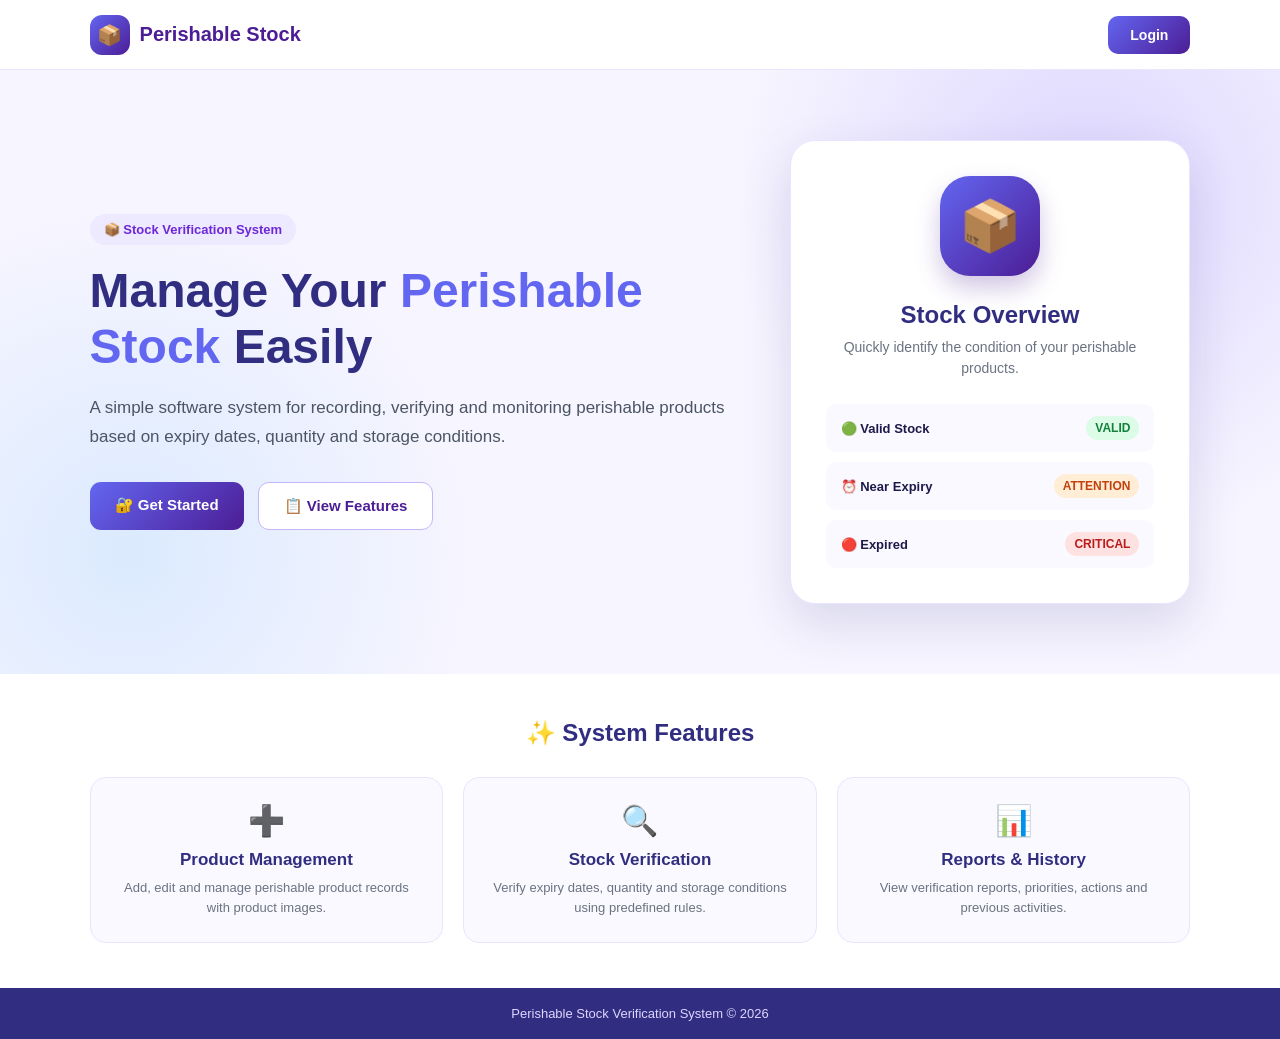
<file: frontend/index.html>
<!DOCTYPE html>
<html lang="en">

<head>
    <meta charset="UTF-8">
    <meta name="viewport" content="width=device-width, initial-scale=1.0">

    <title>Perishable Stock Verification System</title>

    <style>
        * {
            box-sizing: border-box;
            margin: 0;
            padding: 0;
        }

        body {
            font-family: Arial, sans-serif;
            background: #f7f5ff;
            color: #1e1b4b;
            min-height: 100vh;
        }

        /* Main container */
        .page {
            min-height: 100vh;
            display: flex;
            flex-direction: column;
        }

        /* Navigation */
        .navbar {
            height: 70px;
            padding: 0 7%;
            display: flex;
            justify-content: space-between;
            align-items: center;

            background: white;
            border-bottom: 1px solid #e9e5ff;
        }

        .logo {
            display: flex;
            align-items: center;
            gap: 10px;

            font-size: 20px;
            font-weight: bold;
            color: #4c1d95;
        }

        .logo-icon {
            width: 40px;
            height: 40px;
            border-radius: 12px;

            display: flex;
            align-items: center;
            justify-content: center;

            background: linear-gradient(135deg, #6366f1, #4c1d95);
            color: white;
            font-size: 20px;
        }

        .nav-button {
            text-decoration: none;
            background: linear-gradient(135deg, #6366f1, #4c1d95);
            color: white;

            padding: 11px 22px;
            border-radius: 10px;

            font-size: 14px;
            font-weight: bold;

            transition: 0.2s;
        }

        .nav-button:hover {
            transform: translateY(-2px);
            box-shadow: 0 6px 15px rgba(76, 29, 149, 0.25);
        }

        /* Hero */
        .hero {
            flex: 1;

            display: flex;
            align-items: center;
            justify-content: space-between;

            gap: 50px;
            padding: 70px 7%;

            background:
                radial-gradient(circle at 85% 20%, #ddd6fe 0, transparent 30%),
                radial-gradient(circle at 10% 80%, #dbeafe 0, transparent 28%),
                #f7f5ff;
        }

        .hero-content {
            max-width: 650px;
        }

        .tag {
            display: inline-block;

            padding: 8px 14px;
            margin-bottom: 18px;

            background: #ede9fe;
            color: #6d28d9;

            border-radius: 20px;

            font-size: 13px;
            font-weight: bold;
        }

        .hero h1 {
            font-size: 48px;
            line-height: 1.15;

            color: #312e81;
            margin-bottom: 20px;
        }

        .hero h1 span {
            color: #6366f1;
        }

        .hero p {
            color: #4b5563;
            font-size: 17px;
            line-height: 1.7;
            margin-bottom: 30px;
        }

        .hero-buttons {
            display: flex;
            gap: 14px;
            flex-wrap: wrap;
        }

        .primary-btn {
            text-decoration: none;

            background: linear-gradient(135deg, #6366f1, #4c1d95);
            color: white;

            padding: 14px 25px;
            border-radius: 11px;

            font-size: 15px;
            font-weight: bold;

            transition: 0.2s;
        }

        .primary-btn:hover {
            transform: translateY(-2px);
            box-shadow: 0 8px 20px rgba(76, 29, 149, 0.25);
        }

        .secondary-btn {
            text-decoration: none;

            background: white;
            color: #4c1d95;

            padding: 14px 25px;
            border-radius: 11px;

            border: 1px solid #c4b5fd;

            font-size: 15px;
            font-weight: bold;

            transition: 0.2s;
        }

        .secondary-btn:hover {
            background: #f5f3ff;
        }

        /* Illustration */
        .hero-visual {
            width: 420px;
            min-width: 320px;
        }

        .visual-card {
            position: relative;

            background: white;
            border-radius: 25px;

            padding: 35px;

            box-shadow:
                0 20px 50px rgba(49, 46, 129, 0.15);

            border: 1px solid #e9e5ff;
        }

        .visual-main-icon {
            width: 100px;
            height: 100px;

            margin: 0 auto 25px;

            display: flex;
            align-items: center;
            justify-content: center;

            border-radius: 30px;

            background: linear-gradient(135deg, #6366f1, #4c1d95);

            font-size: 50px;
            color: white;

            box-shadow: 0 12px 25px rgba(76, 29, 149, 0.25);
        }

        .visual-card h2 {
            text-align: center;
            color: #312e81;
            margin-bottom: 8px;
        }

        .visual-card p {
            text-align: center;
            color: #6b7280;
            font-size: 14px;
            margin-bottom: 25px;
            line-height: 1.5;
        }

        .status-list {
            display: flex;
            flex-direction: column;
            gap: 10px;
        }

        .status-item {
            display: flex;
            align-items: center;
            justify-content: space-between;

            padding: 12px 15px;

            border-radius: 10px;
            background: #faf9ff;
        }

        .status-name {
            font-size: 13px;
            font-weight: bold;
        }

        .status-value {
            font-size: 12px;
            font-weight: bold;
            padding: 5px 9px;
            border-radius: 15px;
        }

        .valid {
            color: #15803d;
            background: #dcfce7;
        }

        .near {
            color: #c2410c;
            background: #ffedd5;
        }

        .expired {
            color: #b91c1c;
            background: #fee2e2;
        }

        /* Features */
        .features {
            padding: 45px 7%;
            background: white;
        }

        .features h2 {
            text-align: center;
            color: #312e81;
            margin-bottom: 30px;
        }

        .feature-grid {
            display: grid;
            grid-template-columns: repeat(3, 1fr);
            gap: 20px;
        }

        .feature-card {
            padding: 25px;

            background: #faf9ff;
            border: 1px solid #e9e5ff;

            border-radius: 16px;

            text-align: center;

            transition: 0.2s;
        }

        .feature-card:hover {
            transform: translateY(-4px);
            box-shadow: 0 10px 25px rgba(49, 46, 129, 0.10);
        }

        .feature-icon {
            font-size: 30px;
            margin-bottom: 12px;
        }

        .feature-card h3 {
            color: #312e81;
            margin-bottom: 8px;
            font-size: 17px;
        }

        .feature-card p {
            color: #6b7280;
            font-size: 13px;
            line-height: 1.5;
        }

        /* Footer */
        footer {
            text-align: center;
            padding: 18px;
            background: #312e81;
            color: #ddd6fe;
            font-size: 13px;
        }

        /* Responsive */
        @media (max-width: 900px) {

            .hero {
                flex-direction: column;
                text-align: center;
                padding: 50px 6%;
            }

            .hero-content {
                max-width: 700px;
            }

            .hero-buttons {
                justify-content: center;
            }

            .hero-visual {
                width: 100%;
                max-width: 430px;
            }

            .feature-grid {
                grid-template-columns: 1fr;
            }
        }

        @media (max-width: 600px) {

            .navbar {
                padding: 0 5%;
            }

            .logo {
                font-size: 15px;
            }

            .logo-icon {
                width: 35px;
                height: 35px;
            }

            .nav-button {
                padding: 9px 14px;
            }

            .hero h1 {
                font-size: 34px;
            }

            .hero p {
                font-size: 15px;
            }

            .visual-card {
                padding: 25px;
            }
        }
    </style>
</head>


<body>

<div class="page">

    <!-- Navigation -->
    <nav class="navbar">

        <div class="logo">
            <div class="logo-icon">📦</div>
            Perishable Stock
        </div>

        <a href="login.html" class="nav-button">
            Login
        </a>

    </nav>


    <!-- Hero Section -->
    <section class="hero">

        <div class="hero-content">

            <span class="tag">
                📦 Stock Verification System
            </span>

            <h1>
                Manage Your <span>Perishable Stock</span> Easily
            </h1>

            <p>
                A simple software system for recording, verifying and
                monitoring perishable products based on expiry dates,
                quantity and storage conditions.
            </p>

            <div class="hero-buttons">

                <a href="login.html" class="primary-btn">
                    🔐 Get Started
                </a>

                <a href="#features" class="secondary-btn">
                    📋 View Features
                </a>

            </div>

        </div>


        <!-- Visual -->
        <div class="hero-visual">

            <div class="visual-card">

                <div class="visual-main-icon">
                    📦
                </div>

                <h2>
                    Stock Overview
                </h2>

                <p>
                    Quickly identify the condition of your
                    perishable products.
                </p>

                <div class="status-list">

                    <div class="status-item">

                        <span class="status-name">
                            🟢 Valid Stock
                        </span>

                        <span class="status-value valid">
                            VALID
                        </span>

                    </div>

                    <div class="status-item">

                        <span class="status-name">
                            ⏰ Near Expiry
                        </span>

                        <span class="status-value near">
                            ATTENTION
                        </span>

                    </div>

                    <div class="status-item">

                        <span class="status-name">
                            🔴 Expired
                        </span>

                        <span class="status-value expired">
                            CRITICAL
                        </span>

                    </div>

                </div>

            </div>

        </div>

    </section>


    <!-- Features -->
    <section class="features" id="features">

        <h2>
            ✨ System Features
        </h2>

        <div class="feature-grid">

            <div class="feature-card">

                <div class="feature-icon">
                    ➕
                </div>

                <h3>
                    Product Management
                </h3>

                <p>
                    Add, edit and manage perishable product
                    records with product images.
                </p>

            </div>


            <div class="feature-card">

                <div class="feature-icon">
                    🔍
                </div>

                <h3>
                    Stock Verification
                </h3>

                <p>
                    Verify expiry dates, quantity and storage
                    conditions using predefined rules.
                </p>

            </div>


            <div class="feature-card">

                <div class="feature-icon">
                    📊
                </div>

                <h3>
                    Reports & History
                </h3>

                <p>
                    View verification reports, priorities,
                    actions and previous activities.
                </p>

            </div>

        </div>

    </section>


    <!-- Footer -->
    <footer>

        Perishable Stock Verification System © 2026

    </footer>

</div>

</body>
</html>
</file>
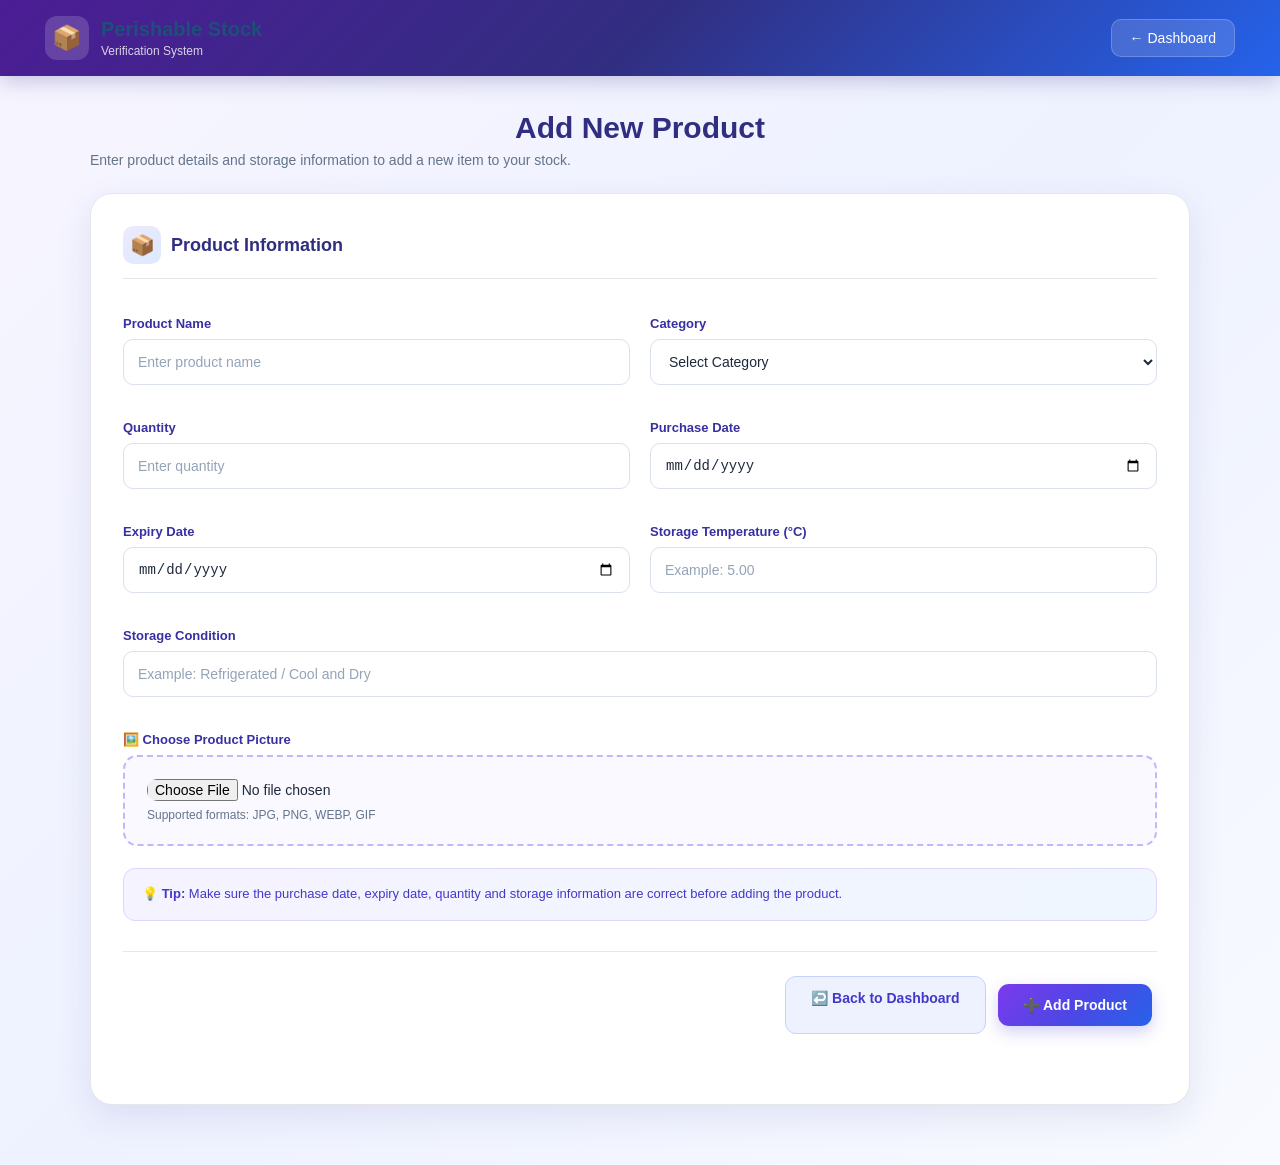
<file: frontend/add-product.html>
<!DOCTYPE html>
<html lang="en">

<head>

    <meta charset="UTF-8">

    <meta name="viewport"
          content="width=device-width, initial-scale=1.0">

    <title>Add Product | Perishable Stock Verification</title>

    <link rel="stylesheet"
          href="css/style.css">

    <style>

        * {
            box-sizing: border-box;
        }

        body {
            margin: 0;
            font-family: "Segoe UI", Arial, sans-serif;
            background: linear-gradient(
                135deg,
                #f7f5ff 0%,
                #eef2ff 50%,
                #f8faff 100%
            );
            min-height: 100vh;
            color: #1e1b4b;
        }


        /* TOP BAR */

        .topbar {
            height: 76px;
            background: linear-gradient(
                135deg,
                #4c1d95,
                #312e81,
                #2563eb
            );
            color: white;
            display: flex;
            align-items: center;
            justify-content: space-between;
            padding: 0 45px;
            box-shadow: 0 5px 20px rgba(49, 46, 129, 0.25);
        }

        .brand {
            display: flex;
            align-items: center;
            gap: 12px;
        }

        .brand-icon {
            width: 44px;
            height: 44px;
            border-radius: 12px;
            background: rgba(255,255,255,0.16);
            display: flex;
            align-items: center;
            justify-content: center;
            font-size: 24px;
        }

        .brand-text h2 {
            margin: 0;
            font-size: 20px;
        }

        .brand-text p {
            margin: 3px 0 0;
            font-size: 12px;
            opacity: 0.8;
        }


        /* BACK BUTTON */

        .back-btn {
            color: white;
            text-decoration: none;
            padding: 10px 18px;
            border-radius: 10px;
            background: rgba(255,255,255,0.14);
            border: 1px solid rgba(255,255,255,0.2);
            transition: 0.25s;
            font-size: 14px;
        }

        .back-btn:hover {
            background: rgba(255,255,255,0.25);
            transform: translateY(-1px);
        }


        /* MAIN */

        .page-wrapper {
            width: 92%;
            max-width: 1100px;
            margin: 35px auto 60px;
        }


        /* PAGE TITLE */

        .page-heading {
            margin-bottom: 25px;
        }

        .page-heading h1 {
            margin: 0;
            font-size: 30px;
            color: #312e81;
        }

        .page-heading p {
            margin: 7px 0 0;
            color: #64748b;
            font-size: 14px;
        }


        /* FORM CARD */

        .form-card {
            background: white;
            border-radius: 22px;
            padding: 32px;
            box-shadow:
                0 12px 35px rgba(49, 46, 129, 0.10);
            border: 1px solid #e5e7eb;
        }


        /* SECTION TITLE */

        .section-title {
            display: flex;
            align-items: center;
            gap: 10px;
            margin-bottom: 22px;
            padding-bottom: 14px;
            border-bottom: 1px solid #e5e7eb;
        }

        .section-icon {
            width: 38px;
            height: 38px;
            border-radius: 10px;
            background: linear-gradient(
                135deg,
                #ede9fe,
                #dbeafe
            );
            display: flex;
            align-items: center;
            justify-content: center;
            font-size: 20px;
        }

        .section-title h2 {
            margin: 0;
            font-size: 18px;
            color: #312e81;
        }


        /* FORM GRID */

        .form-grid {
            display: grid;
            grid-template-columns: repeat(2, 1fr);
            gap: 20px;
        }

        .form-group {
            display: flex;
            flex-direction: column;
        }

        .form-group.full {
            grid-column: 1 / -1;
        }


        /* LABEL */

        label {
            font-size: 13px;
            font-weight: 600;
            color: #3730a3;
            margin-bottom: 8px;
        }


        /* INPUTS */

        input,
        select {
            width: 100%;
            height: 46px;
            border: 1px solid #dbe1ea;
            border-radius: 10px;
            padding: 0 14px;
            font-size: 14px;
            color: #1e293b;
            background: #ffffff;
            outline: none;
            transition: 0.25s;
        }

        input:focus,
        select:focus {
            border-color: #6366f1;
            box-shadow: 0 0 0 3px rgba(99,102,241,0.12);
        }

        input::placeholder {
            color: #94a3b8;
        }


        /* FILE UPLOAD */

        .upload-box {
            border: 2px dashed #c4b5fd;
            border-radius: 14px;
            padding: 22px;
            background: #faf9ff;
            transition: 0.25s;
        }

        .upload-box:hover {
            border-color: #6366f1;
            background: #f5f3ff;
        }

        input[type="file"] {
            width: 100%;
            height: auto;
            border: none;
            padding: 0;
            background: transparent;
            box-shadow: none;
        }

        input[type="file"]:focus {
            box-shadow: none;
        }

        .upload-text {
            margin-top: 7px;
            font-size: 12px;
            color: #64748b;
        }


        /* IMAGE PREVIEW */

        .preview-area {
            margin-top: 18px;
            display: none;
            text-align: center;
        }

        .preview-label {
            font-size: 13px;
            font-weight: 600;
            color: #4338ca;
            margin-bottom: 10px;
        }

        .image-preview {
            width: 180px;
            height: 180px;
            object-fit: contain;
            padding: 8px;
            border-radius: 16px;
            border: 1px solid #ddd6fe;
            background: white;
            box-shadow: 0 8px 20px rgba(79,70,229,0.12);
        }


        /* ACTION AREA */

        .form-actions {
            display: flex;
            justify-content: flex-end;
            gap: 12px;
            margin-top: 30px;
            padding-top: 24px;
            border-top: 1px solid #e5e7eb;
        }


        /* BUTTONS */

        .btn {
            border: none;
            border-radius: 11px;
            padding: 13px 25px;
            font-size: 14px;
            font-weight: 600;
            cursor: pointer;
            transition: 0.25s;
        }

        .btn-primary {
            color: white;
            background: linear-gradient(
                135deg,
                #7c3aed,
                #4f46e5,
                #2563eb
            );
            box-shadow: 0 6px 16px rgba(79,70,229,0.25);
        }

        .btn-primary:hover {
            transform: translateY(-2px);
            box-shadow: 0 9px 22px rgba(79,70,229,0.32);
        }

        .btn-primary:disabled {
            opacity: 0.6;
            cursor: not-allowed;
            transform: none;
        }

        .btn-secondary {
            color: #4338ca;
            background: #eef2ff;
            border: 1px solid #c7d2fe;
        }

        .btn-secondary:hover {
            background: #e0e7ff;
        }


        /* MESSAGE */

        #message {
            margin: 18px 0 0;
            text-align: center;
            font-size: 14px;
            font-weight: 600;
            min-height: 20px;
        }


        /* INFO BOX */

        .info-box {
            margin-top: 22px;
            padding: 15px 18px;
            border-radius: 12px;
            background: linear-gradient(
                135deg,
                #f5f3ff,
                #eff6ff
            );
            border: 1px solid #ddd6fe;
            color: #4338ca;
            font-size: 13px;
            line-height: 1.6;
        }


        /* RESPONSIVE */

        @media (max-width: 700px) {

            .topbar {
                padding: 0 18px;
            }

            .brand-text h2 {
                font-size: 16px;
            }

            .page-wrapper {
                width: 94%;
            }

            .form-card {
                padding: 22px;
            }

            .form-grid {
                grid-template-columns: 1fr;
            }

            .form-group.full {
                grid-column: auto;
            }

            .form-actions {
                flex-direction: column;
            }

            .btn {
                width: 100%;
            }

        }

    </style>

</head>


<body>


<!-- TOP BAR -->

<header class="topbar">

    <div class="brand">

        <div class="brand-icon">
            📦
        </div>

        <div class="brand-text">

            <h2>Perishable Stock</h2>

            <p>Verification System</p>

        </div>

    </div>


    <a href="dashboard.html"
       class="back-btn">

        ← Dashboard

    </a>

</header>



<!-- MAIN CONTENT -->

<main class="page-wrapper">


    <div class="page-heading">

        <h1>
            Add New Product
        </h1>

        <p>
            Enter product details and storage information
            to add a new item to your stock.
        </p>

    </div>



    <div class="form-card">


        <!-- PRODUCT INFORMATION -->

        <div class="section-title">

            <div class="section-icon">
                📦
            </div>

            <h2>
                Product Information
            </h2>

        </div>



        <form id="productForm"
              enctype="multipart/form-data">


            <div class="form-grid">


                <!-- PRODUCT NAME -->

                <div class="form-group">

                    <label for="product_name">
                        Product Name
                    </label>

                    <input type="text"
                           id="product_name"
                           name="product_name"
                           placeholder="Enter product name"
                           required>

                </div>



                <!-- CATEGORY -->

                <div class="form-group">

                    <label for="category">
                        Category
                    </label>

                    <select id="category"
                            name="category"
                            required>

                        <option value="">
                            Select Category
                        </option>

                        <option value="Dairy">
                            🥛 Dairy
                        </option>

                        <option value="Fruit">
                            🍎 Fruit
                        </option>

                        <option value="Vegetable">
                            🥕 Vegetable
                        </option>

                        <option value="Other">
                            📦 Other
                        </option>

                    </select>

                </div>



                <!-- QUANTITY -->

                <div class="form-group">

                    <label for="quantity">
                        Quantity
                    </label>

                    <input type="number"
                           id="quantity"
                           name="quantity"
                           min="1"
                           step="1"
                           placeholder="Enter quantity"
                           required>

                </div>



                <!-- PURCHASE DATE -->

                <div class="form-group">

                    <label for="purchase_date">
                        Purchase Date
                    </label>

                    <input type="date"
                           id="purchase_date"
                           name="purchase_date"
                           required>

                </div>



                <!-- EXPIRY DATE -->

                <div class="form-group">

                    <label for="expiry_date">
                        Expiry Date
                    </label>

                    <input type="date"
                           id="expiry_date"
                           name="expiry_date"
                           required>

                </div>



                <!-- TEMPERATURE -->

                <div class="form-group">

                    <label for="storage_temperature">
                        Storage Temperature (°C)
                    </label>

                    <input type="number"
                           step="0.01"
                           id="storage_temperature"
                           name="storage_temperature"
                           placeholder="Example: 5.00">

                </div>



                <!-- STORAGE CONDITION -->

                <div class="form-group full">

                    <label for="storage_condition">
                        Storage Condition
                    </label>

                    <input type="text"
                           id="storage_condition"
                           name="storage_condition"
                           placeholder="Example: Refrigerated / Cool and Dry">

                </div>



                <!-- IMAGE -->

                <div class="form-group full">

                    <label for="product_image">
                        🖼️ Choose Product Picture
                    </label>


                    <div class="upload-box">

                        <input type="file"
                               id="product_image"
                               name="product_image"
                               accept="image/jpeg,image/png,image/webp,image/gif"
                               required>

                        <div class="upload-text">
                            Supported formats: JPG, PNG, WEBP, GIF
                        </div>


                        <div class="preview-area"
                             id="previewArea">

                            <div class="preview-label">
                                👀 Image Preview
                            </div>

                            <img id="imagePreview"
                                 class="image-preview"
                                 alt="Selected product preview">

                        </div>

                    </div>

                </div>


            </div>



            <!-- INFORMATION -->

            <div class="info-box">

                💡 <strong>Tip:</strong>
                Make sure the purchase date, expiry date,
                quantity and storage information are correct
                before adding the product.

            </div>



            <!-- ACTIONS -->

            <div class="form-actions">

                <a href="dashboard.html"
                   class="btn btn-secondary"
                   style="text-decoration:none; text-align:center;">

                    ↩️ Back to Dashboard

                </a>


                <button type="submit"
                        id="submitButton"
                        class="btn btn-primary">

                    ➕ Add Product

                </button>

            </div>


            <p id="message"
               role="status"></p>


        </form>

    </div>


</main>



<script>


const form =
    document.getElementById("productForm");


const imageInput =
    document.getElementById("product_image");


const preview =
    document.getElementById("imagePreview");


const previewArea =
    document.getElementById("previewArea");


const message =
    document.getElementById("message");


const submitButton =
    document.getElementById("submitButton");



/* IMAGE PREVIEW */

imageInput.addEventListener("change", function () {

    const file = this.files[0];

    previewArea.style.display = "none";

    preview.style.display = "none";

    preview.removeAttribute("src");

    message.textContent = "";


    if (!file) {

        return;

    }


    if (!file.type.startsWith("image/")) {

        message.textContent =
            "Please select a valid image.";

        this.value = "";

        return;

    }


    preview.src =
        URL.createObjectURL(file);


    previewArea.style.display =
        "block";

    preview.style.display =
        "inline-block";

});



/* SUBMIT FORM */

form.addEventListener("submit", async function (event) {

    event.preventDefault();


    if (!imageInput.files.length) {

        message.textContent =
            "Please choose a product picture.";

        return;

    }


    submitButton.disabled =
        true;


    message.textContent =
        "Uploading product...";


    try {


        const formData =
            new FormData(form);


        const response =
            await fetch(
                "../backend/add_product.php",
                {
                    method: "POST",
                    body: formData
                }
            );


        const result =
            await response.json();


        console.log(
            "SERVER RESPONSE:",
            result
        );


        message.textContent =
            result.message ||
            "Request completed.";


        if (
            response.ok &&
            result.success
        ) {


            form.reset();


            previewArea.style.display =
                "none";


            preview.style.display =
                "none";


            preview.removeAttribute(
                "src"
            );


            message.textContent =
                "Product added successfully!";


        }

    }


    catch (error) {


        console.error(error);


        message.textContent =
            "Error: " +
            error.message;


    }


    finally {


        submitButton.disabled =
            false;


    }

});


</script>


</body>

</html>
</file>
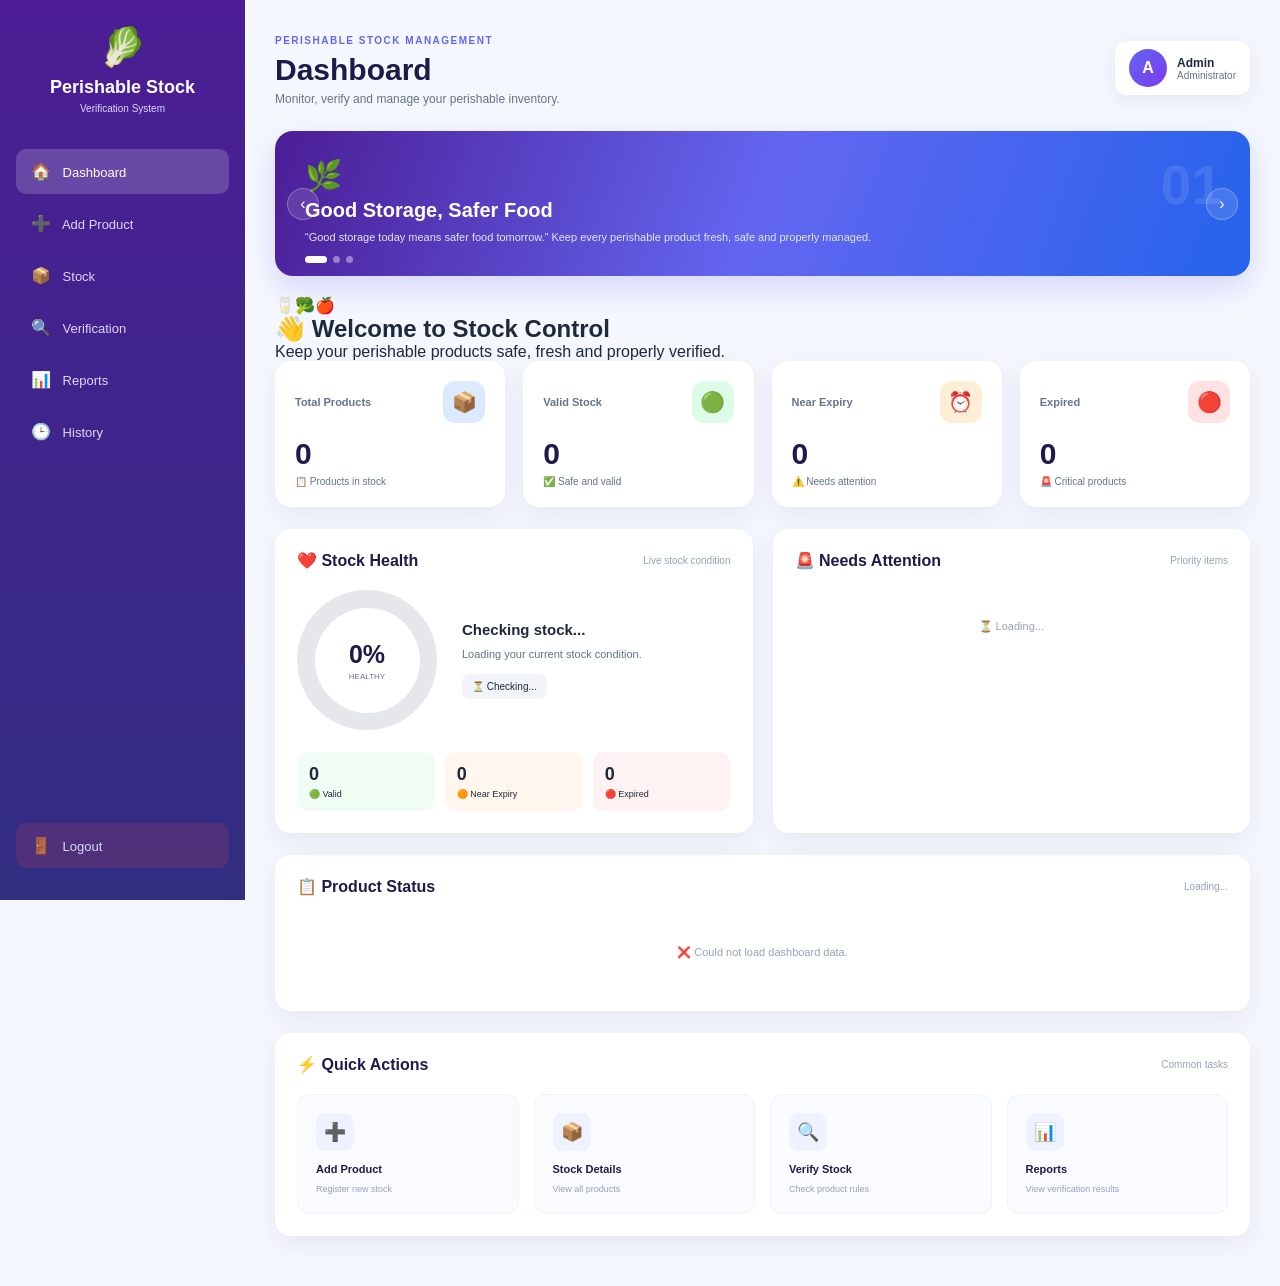
<file: frontend/dashboard.html>
<!DOCTYPE html>
<html lang="en">

<head>

    <meta charset="UTF-8">

    <meta name="viewport"
          content="width=device-width, initial-scale=1.0">

    <title>
        Perishable Stock Verification - Dashboard
    </title>


    <style>

        *{
            margin:0;
            padding:0;
            box-sizing:border-box;
        }


        body{
            font-family:Arial, Helvetica, sans-serif;
            background:#f5f7ff;
            color:#1e293b;
        }


        /* ================= SIDEBAR ================= */

        .sidebar{
            position:fixed;
            left:0;
            top:0;
            width:245px;
            height:100vh;
            background:linear-gradient(
                180deg,
                #4c1d95,
                #312e81
            );
            color:white;
            padding:25px 16px;
            z-index:100;
        }


        .logo{
            text-align:center;
            margin-bottom:35px;
        }


        .logo-icon{
            font-size:38px;
            margin-bottom:8px;
        }


        .logo h2{
            font-size:18px;
            margin-bottom:5px;
        }


        .logo p{
            font-size:10px;
            color:#ddd6fe;
        }


        .sidebar button{
            width:100%;
            border:0;
            background:transparent;
            color:#ddd6fe;
            padding:13px 15px;
            margin-bottom:7px;
            border-radius:10px;
            text-align:left;
            cursor:pointer;
            font-size:13px;
            transition:.2s;
        }


        .sidebar button:hover{
            background:rgba(255,255,255,.12);
            color:white;
        }


        .sidebar button.active{
            background:rgba(255,255,255,.18);
            color:white;
        }


        .nav-icon{
            display:inline-block;
            width:28px;
            font-size:16px;
        }


        .logout{
            position:absolute;
            bottom:25px;
            left:16px;
            width:calc(100% - 32px) !important;
            background:rgba(239,68,68,.15) !important;
        }


        .logout:hover{
            background:rgba(239,68,68,.3) !important;
        }


        /* ================= CONTENT ================= */

        .content{
            margin-left:245px;
            padding:30px;
            min-height:100vh;
        }


        /* ================= HEADER ================= */

        .header{
            display:flex;
            justify-content:space-between;
            align-items:center;
            margin-bottom:25px;
        }


        .header-left small{
            color:#6366f1;
            font-size:10px;
            font-weight:bold;
            letter-spacing:1.5px;
        }


        .header-left h1{
            font-size:30px;
            color:#1e1b4b;
            margin:5px 0;
        }


        .header-left p{
            color:#64748b;
            font-size:12px;
        }


        .user-box{
            display:flex;
            align-items:center;
            gap:10px;
            background:white;
            padding:8px 14px;
            border-radius:12px;
            box-shadow:0 5px 20px rgba(30,41,59,.08);
        }


        .avatar{
            width:38px;
            height:38px;
            border-radius:50%;
            background:linear-gradient(
                135deg,
                #6366f1,
                #7c3aed
            );
            color:white;
            display:flex;
            align-items:center;
            justify-content:center;
            font-weight:bold;
        }


        .user-info{
            display:flex;
            flex-direction:column;
        }


        .user-info strong{
            font-size:12px;
        }


        .user-info span{
            font-size:10px;
            color:#64748b;
        }


        /* ================= TOP INFORMATION SLIDER ================= */

        .top-slider{
            position:relative;
            width:100%;
            min-height:145px;
            margin-bottom:20px;
            border-radius:18px;
            overflow:hidden;
            background:linear-gradient(
                110deg,
                #4c1d95,
                #6366f1,
                #2563eb
            );
            box-shadow:
                0 12px 30px rgba(79,70,229,.18);
        }


        .slide{
            display:none;
            min-height:145px;
            padding:27px 70px 25px 30px;
            color:white;
            animation:slideFade .6s ease;
        }


        .slide.active{
            display:block;
        }


        .slide-icon{
            font-size:30px;
            margin-bottom:6px;
        }


        .slide h2{
            margin:0 0 6px;
            font-size:20px;
        }


        .slide p{
            margin:0;
            max-width:750px;
            color:#e0e7ff;
            font-size:11px;
            line-height:1.7;
        }


        .slide-number{
            position:absolute;
            right:28px;
            top:22px;
            font-size:55px;
            opacity:.10;
            font-weight:700;
        }


        .slider-dots{
            position:absolute;
            bottom:13px;
            left:30px;
            display:flex;
            gap:6px;
        }


        .slider-dot{
            width:7px;
            height:7px;
            border:0;
            border-radius:50%;
            padding:0;
            background:rgba(255,255,255,.4);
            cursor:pointer;
            transition:.25s;
        }


        .slider-dot.active{
            width:22px;
            border-radius:5px;
            background:white;
        }


        .slider-arrow{
            position:absolute;
            top:50%;
            transform:translateY(-50%);
            width:32px;
            height:32px;
            border:1px solid rgba(255,255,255,.25);
            border-radius:50%;
            background:rgba(255,255,255,.12);
            color:white;
            cursor:pointer;
            font-size:16px;
            display:flex;
            align-items:center;
            justify-content:center;
            transition:.2s;
        }


        .slider-arrow:hover{
            background:rgba(255,255,255,.25);
        }


        .slider-prev{
            left:12px;
        }


        .slider-next{
            right:12px;
        }


        @keyframes slideFade{

            from{
                opacity:0;
                transform:translateX(15px);
            }

            to{
                opacity:1;
                transform:translateX(0);
            }

        }


        @media(max-width:700px){

            .top-slider{
                min-height:160px;
            }

            .slide{
                min-height:160px;
                padding:23px 45px 25px 25px;
            }

            .slide h2{
                font-size:17px;
            }

            .slide p{
                font-size:10px;
            }

        }


        /* ================= SUMMARY ================= */

        .summary{
            display:grid;
            grid-template-columns:
                repeat(4,1fr);
            gap:18px;
            margin-bottom:22px;
        }


        .summary-card{
            background:white;
            border-radius:16px;
            padding:20px;
            box-shadow:
                0 8px 25px
                rgba(30,41,59,.07);
        }


        .summary-top{
            display:flex;
            justify-content:space-between;
            align-items:center;
        }


        .summary-title{
            color:#64748b;
            font-size:11px;
            font-weight:600;
        }


        .big-icon{
            width:42px;
            height:42px;
            border-radius:12px;
            display:flex;
            align-items:center;
            justify-content:center;
            font-size:20px;
        }


        .blue-bg{
            background:#dbeafe;
        }


        .green-bg{
            background:#dcfce7;
        }


        .orange-bg{
            background:#ffedd5;
        }


        .red-bg{
            background:#fee2e2;
        }


        .summary-number{
            font-size:30px;
            font-weight:bold;
            color:#1e1b4b;
            margin-top:14px;
        }


        .summary-info{
            font-size:10px;
            color:#64748b;
            margin-top:5px;
        }


        /* ================= MAIN GRID ================= */

        .main-grid{
            display:grid;
            grid-template-columns:
                1fr 1fr;
            gap:20px;
            margin-bottom:22px;
        }


        .panel{
            background:white;
            border-radius:16px;
            padding:22px;
            box-shadow:
                0 8px 25px
                rgba(30,41,59,.07);
        }


        .panel-header{
            display:flex;
            justify-content:space-between;
            align-items:center;
            margin-bottom:20px;
        }


        .panel-header h2{
            font-size:16px;
            color:#1e1b4b;
        }


        .panel-header span{
            font-size:10px;
            color:#94a3b8;
        }


        /* ================= HEALTH ================= */

        .health-box{
            display:flex;
            align-items:center;
            gap:25px;
        }


        .health-circle{
            width:140px;
            height:140px;
            border-radius:50%;
            background:
                conic-gradient(
                    #22c55e 0deg,
                    #e5e7eb 0deg
                );
            display:flex;
            align-items:center;
            justify-content:center;
        }


        .health-inner{
            width:105px;
            height:105px;
            border-radius:50%;
            background:white;
            display:flex;
            flex-direction:column;
            align-items:center;
            justify-content:center;
        }


        .health-number{
            font-size:25px;
            font-weight:bold;
            color:#1e1b4b;
        }


        .health-label{
            font-size:8px;
            color:#64748b;
            margin-top:3px;
        }


        .health-details{
            flex:1;
        }


        .health-details h3{
            font-size:15px;
            margin-bottom:8px;
        }


        .health-details p{
            color:#64748b;
            font-size:11px;
            line-height:1.6;
        }


        .health-status{
            display:inline-block;
            margin-top:10px;
            padding:7px 10px;
            border-radius:8px;
            background:#f1f5f9;
            font-size:10px;
        }


        .health-breakdown{
            display:grid;
            grid-template-columns:
                repeat(3,1fr);
            gap:10px;
            margin-top:22px;
        }


        .health-mini{
            padding:12px;
            border-radius:10px;
            display:flex;
            flex-direction:column;
            gap:4px;
        }


        .health-mini strong{
            font-size:18px;
        }


        .health-mini span{
            font-size:9px;
        }


        .valid-mini{
            background:#f0fdf4;
        }


        .near-mini{
            background:#fff7ed;
        }


        .expired-mini{
            background:#fef2f2;
        }


        /* ================= CRITICAL ================= */

        .critical-item{
            display:flex;
            align-items:center;
            gap:12px;
            padding:12px;
            border:1px solid #eef2ff;
            border-radius:10px;
            margin-bottom:9px;
        }


        .critical-icon{
            width:35px;
            height:35px;
            border-radius:9px;
            background:#f8fafc;
            display:flex;
            align-items:center;
            justify-content:center;
        }


        .critical-info{
            flex:1;
        }


        .critical-info strong{
            display:block;
            font-size:11px;
            margin-bottom:4px;
        }


        .critical-info span{
            font-size:9px;
            color:#64748b;
            line-height:1.6;
        }


        .priority{
            font-size:8px;
            font-weight:bold;
            padding:5px 7px;
            border-radius:6px;
        }


        .priority-critical{
            color:#b91c1c;
            background:#fee2e2;
        }


        .priority-high{
            color:#c2410c;
            background:#ffedd5;
        }


        .priority-medium{
            color:#92400e;
            background:#fef3c7;
        }


        .empty{
            text-align:center;
            padding:30px 15px;
            color:#94a3b8;
            font-size:11px;
        }
                /* ================= PRODUCT STATUS ================= */

        .products-panel{
            margin-bottom:22px;
        }


        .product-row{
            display:grid;
            grid-template-columns:
                2fr 1fr 1fr 1.2fr 1fr;
            align-items:center;
            gap:15px;
            padding:14px 10px;
            border-bottom:1px solid #f1f5f9;
        }


        .product-row:last-child{
            border-bottom:none;
        }


        .product-name{
            display:block;
            font-size:11px;
            font-weight:bold;
            color:#1e293b;
        }


        .product-category{
            display:block;
            margin-top:4px;
            font-size:9px;
            color:#94a3b8;
        }


        .product-quantity{
            font-size:10px;
            color:#475569;
        }


        .product-date{
            font-size:10px;
            color:#64748b;
        }


        .days{
            font-size:9px;
            font-weight:bold;
            padding:6px 8px;
            border-radius:7px;
            display:inline-block;
        }


        .days-good{
            background:#dcfce7;
            color:#15803d;
        }


        .days-warning{
            background:#ffedd5;
            color:#c2410c;
        }


        .days-danger{
            background:#fee2e2;
            color:#b91c1c;
        }


        .status{
            font-size:8px;
            font-weight:bold;
            padding:6px 8px;
            border-radius:7px;
        }


        .status-valid{
            color:#15803d;
            background:#dcfce7;
        }


        .status-near{
            color:#c2410c;
            background:#ffedd5;
        }


        .status-expired{
            color:#b91c1c;
            background:#fee2e2;
        }


        /* ================= QUICK ACTIONS ================= */

        .quick{
            margin-bottom:20px;
        }


        .quick-grid{
            display:grid;
            grid-template-columns:
                repeat(4,1fr);
            gap:15px;
        }


        .quick-btn{
            border:1px solid #eef2ff;
            background:#fafbff;
            border-radius:12px;
            padding:18px;
            cursor:pointer;
            text-align:left;
            transition:.2s;
        }


        .quick-btn:hover{
            transform:translateY(-2px);
            border-color:#c7d2fe;
            box-shadow:
                0 8px 20px
                rgba(79,70,229,.08);
        }


        .quick-icon{
            width:38px;
            height:38px;
            border-radius:10px;
            background:#eef2ff;
            display:flex;
            align-items:center;
            justify-content:center;
            font-size:18px;
            margin-bottom:12px;
        }


        .quick-btn strong{
            display:block;
            font-size:11px;
            color:#1e1b4b;
            margin-bottom:5px;
        }


        .quick-btn span{
            font-size:9px;
            color:#94a3b8;
        }


        /* ================= RESPONSIVE ================= */

        @media(max-width:1100px){

            .summary{
                grid-template-columns:
                    repeat(2,1fr);
            }


            .quick-grid{
                grid-template-columns:
                    repeat(2,1fr);
            }


            .product-row{
                grid-template-columns:
                    2fr 1fr 1fr;
            }

        }


        @media(max-width:850px){

            .sidebar{
                width:210px;
            }


            .content{
                margin-left:210px;
                padding:20px;
            }


            .main-grid{
                grid-template-columns:1fr;
            }

        }


        @media(max-width:650px){

            .sidebar{
                position:relative;
                width:100%;
                height:auto;
                min-height:auto;
            }


            .logout{
                position:static;
                width:100% !important;
            }


            .content{
                margin-left:0;
                padding:15px;
            }


            .header{
                flex-direction:column;
                align-items:flex-start;
                gap:15px;
            }


            .summary{
                grid-template-columns:1fr;
            }


            .quick-grid{
                grid-template-columns:1fr;
            }


            .product-row{
                grid-template-columns:1fr;
                gap:8px;
                padding:15px 5px;
            }


            .health-box{
                flex-direction:column;
                text-align:center;
            }

        }

    </style>

</head>


<body>


<!-- ================= SIDEBAR ================= -->

<div class="sidebar">

    <div class="logo">

        <div class="logo-icon">
            🥬
        </div>

        <h2>
            Perishable Stock
        </h2>

        <p>
            Verification System
        </p>

    </div>


    <button
        class="active"
        onclick="goTo('dashboard.html')">

        <span class="nav-icon">
            🏠
        </span>

        Dashboard

    </button>


    <button
        onclick="goTo('add-product.html')">

        <span class="nav-icon">
            ➕
        </span>

        Add Product

    </button>


    <button
        onclick="goTo('stock.html')">

        <span class="nav-icon">
            📦
        </span>

        Stock

    </button>


    <button
        onclick="goTo('verification.html')">

        <span class="nav-icon">
            🔍
        </span>

        Verification

    </button>


    <button
        onclick="goTo('reports.html')">

        <span class="nav-icon">
            📊
        </span>

        Reports

    </button>


    <button
        onclick="goTo('history.html')">

        <span class="nav-icon">
            🕒
        </span>

        History

    </button>


    <button
        class="logout"
        onclick="logout()">

        <span class="nav-icon">
            🚪
        </span>

        Logout

    </button>

</div>



<!-- ================= MAIN CONTENT ================= -->

<div class="content">


    <!-- HEADER -->

    <div class="header">

        <div class="header-left">

            <small>
                PERISHABLE STOCK MANAGEMENT
            </small>

            <h1>
                Dashboard
            </h1>

            <p>
                Monitor, verify and manage your perishable inventory.
            </p>

        </div>


        <div class="user-box">

            <div class="avatar"
                 id="avatar">
                A
            </div>

            <div class="user-info">

                <strong id="profileName">
                    Admin
                </strong>

                <span id="profileRole">
                    Administrator
                </span>

            </div>

        </div>

    </div>


    <!-- ================= TOP SLIDER ================= -->

    <div class="top-slider">


        <!-- SLIDE 1 -->

        <div class="slide active">

            <div class="slide-icon">
                🌿
            </div>

            <h2>
                Good Storage, Safer Food
            </h2>

            <p>
                “Good storage today means safer food tomorrow.”
                Keep every perishable product fresh, safe and properly managed.
            </p>

            <div class="slide-number">
                01
            </div>

        </div>


        <!-- SLIDE 2 -->

        <div class="slide">

            <div class="slide-icon">
                📦
            </div>

            <h2>
                About the System
            </h2>

            <p>
                The Perishable Stock Verification System helps monitor
                products, expiry dates, quantities and storage conditions
                in one simple platform.
            </p>

            <div class="slide-number">
                02
            </div>

        </div>


        <!-- SLIDE 3 -->

        <div class="slide">

            <div class="slide-icon">
                🛡️
            </div>

            <h2>
                Verify • Prioritize • Act
            </h2>

            <p>
                Identify expired and near-expiry products early,
                detect storage issues and take the right action
                at the right time.
            </p>

            <div class="slide-number">
                03
            </div>

        </div>


        <!-- PREVIOUS BUTTON -->

        <button
            class="slider-arrow slider-prev"
            onclick="changeSlide(-1)">

            ‹

        </button>


        <!-- NEXT BUTTON -->

        <button
            class="slider-arrow slider-next"
            onclick="changeSlide(1)">

            ›

        </button>


        <!-- DOTS -->

        <div class="slider-dots">

            <button
                class="slider-dot active"
                onclick="showSlide(0)">
            </button>

            <button
                class="slider-dot"
                onclick="showSlide(1)">
            </button>

            <button
                class="slider-dot"
                onclick="showSlide(2)">
            </button>

        </div>

    </div>


    <!-- ================= WELCOME ================= -->

    <div class="welcome">

        <div class="welcome-emoji">
            🥛🥦🍎
        </div>

        <h2>
            👋 Welcome to Stock Control
        </h2>

        <p>
            Keep your perishable products safe, fresh and properly verified.
        </p>

    </div>


    <!-- ================= SUMMARY ================= -->

    <div class="summary">


        <div class="summary-card">

            <div class="summary-top">

                <span class="summary-title">
                    Total Products
                </span>

                <div class="big-icon blue-bg">
                    📦
                </div>

            </div>

            <div class="summary-number"
                 id="totalProducts">
                0
            </div>

            <div class="summary-info">
                📋 Products in stock
            </div>

        </div>


        <div class="summary-card">

            <div class="summary-top">

                <span class="summary-title">
                    Valid Stock
                </span>

                <div class="big-icon green-bg">
                    🟢
                </div>

            </div>

            <div class="summary-number"
                 id="validProducts">
                0
            </div>

            <div class="summary-info">
                ✅ Safe and valid
            </div>

        </div>


        <div class="summary-card">

            <div class="summary-top">

                <span class="summary-title">
                    Near Expiry
                </span>

                <div class="big-icon orange-bg">
                    ⏰
                </div>

            </div>

            <div class="summary-number"
                 id="nearExpiry">
                0
            </div>

            <div class="summary-info">
                ⚠️ Needs attention
            </div>

        </div>


        <div class="summary-card">

            <div class="summary-top">

                <span class="summary-title">
                    Expired
                </span>

                <div class="big-icon red-bg">
                    🔴
                </div>

            </div>

            <div class="summary-number"
                 id="expiredProducts">
                0
            </div>

            <div class="summary-info">
                🚨 Critical products
            </div>

        </div>

    </div>
        <!-- ================= MAIN GRID ================= -->

    <div class="main-grid">


        <!-- ================= STOCK HEALTH ================= -->

        <div class="panel">

            <div class="panel-header">

                <h2>
                    ❤️ Stock Health
                </h2>

                <span>
                    Live stock condition
                </span>

            </div>


            <div class="health-box">


                <div class="health-circle"
                     id="healthCircle">

                    <div class="health-inner">

                        <div class="health-number"
                             id="healthNumber">
                            0%
                        </div>

                        <div class="health-label">
                            HEALTHY
                        </div>

                    </div>

                </div>


                <div class="health-details">

                    <h3 id="healthTitle">
                        Checking stock...
                    </h3>

                    <p id="healthDescription">
                        Loading your current stock condition.
                    </p>

                    <div class="health-status"
                         id="healthStatus">
                        ⏳ Checking...
                    </div>

                </div>

            </div>


            <div class="health-breakdown">


                <div class="health-mini valid-mini">

                    <strong id="healthValid">
                        0
                    </strong>

                    <span>
                        🟢 Valid
                    </span>

                </div>


                <div class="health-mini near-mini">

                    <strong id="healthNear">
                        0
                    </strong>

                    <span>
                        🟠 Near Expiry
                    </span>

                </div>


                <div class="health-mini expired-mini">

                    <strong id="healthExpired">
                        0
                    </strong>

                    <span>
                        🔴 Expired
                    </span>

                </div>

            </div>

        </div>



        <!-- ================= NEEDS ATTENTION ================= -->

        <div class="panel">

            <div class="panel-header">

                <h2>
                    🚨 Needs Attention
                </h2>

                <span>
                    Priority items
                </span>

            </div>


            <div id="criticalList">

                <div class="empty">
                    ⏳ Loading...
                </div>

            </div>

        </div>

    </div>



    <!-- ================= PRODUCT STATUS ================= -->

    <div class="panel products-panel">

        <div class="panel-header">

            <h2>
                📋 Product Status
            </h2>

            <span id="productCount">
                Loading...
            </span>

        </div>


        <div id="productList">

            <div class="empty">
                📦 Loading products...
            </div>

        </div>

    </div>



    <!-- ================= QUICK ACTIONS ================= -->

    <div class="panel quick">

        <div class="panel-header">

            <h2>
                ⚡ Quick Actions
            </h2>

            <span>
                Common tasks
            </span>

        </div>


        <div class="quick-grid">


            <!-- ADD PRODUCT -->

            <button
                class="quick-btn"
                onclick="goTo('add-product.html')">

                <div class="quick-icon">
                    ➕
                </div>

                <strong>
                    Add Product
                </strong>

                <span>
                    Register new stock
                </span>

            </button>


            <!-- STOCK -->

            <button
                class="quick-btn"
                onclick="goTo('stock.html')">

                <div class="quick-icon">
                    📦
                </div>

                <strong>
                    Stock Details
                </strong>

                <span>
                    View all products
                </span>

            </button>


            <!-- VERIFICATION -->

            <button
                class="quick-btn"
                onclick="goTo('verification.html')">

                <div class="quick-icon">
                    🔍
                </div>

                <strong>
                    Verify Stock
                </strong>

                <span>
                    Check product rules
                </span>

            </button>


            <!-- REPORTS -->

            <button
                class="quick-btn"
                onclick="goTo('reports.html')">

                <div class="quick-icon">
                    📊
                </div>

                <strong>
                    Reports
                </strong>

                <span>
                    View verification results
                </span>

            </button>

        </div>

    </div>


</div>
<script>

/* ================= NAVIGATION ================= */

function goTo(page){

    window.location.href = page;

}


/* ================= LOGOUT ================= */

function logout(){

    localStorage.removeItem("username");

    localStorage.removeItem("role");

    window.location.href = "login.html";

}


/* ================= USER ================= */

document.addEventListener(
    "DOMContentLoaded",
    function(){

        const username =
            localStorage.getItem("username") || "Admin";


        const role =
            localStorage.getItem("role") || "Administrator";


        document.getElementById("profileName")
            .textContent = username;


        document.getElementById("profileRole")
            .textContent = role;


        document.getElementById("avatar")
            .textContent =
            username.charAt(0).toUpperCase();


        loadDashboard();


    }
);


/* ================= TOP SLIDER ================= */

let currentSlide = 0;


const slides =
    document.querySelectorAll(".slide");


const dots =
    document.querySelectorAll(".slider-dot");


function showSlide(index){

    if(index >= slides.length){

        currentSlide = 0;

    }

    else if(index < 0){

        currentSlide =
            slides.length - 1;

    }

    else{

        currentSlide = index;

    }


    slides.forEach(function(slide){

        slide.classList.remove("active");

    });


    dots.forEach(function(dot){

        dot.classList.remove("active");

    });


    slides[currentSlide]
        .classList.add("active");


    dots[currentSlide]
        .classList.add("active");

}


function changeSlide(direction){

    showSlide(
        currentSlide + direction
    );

}


/* Automatically change every 4 seconds */

setInterval(function(){

    changeSlide(1);

},4000);


/* ================= LOAD DASHBOARD ================= */

function loadDashboard(){

    fetch("../backend/dashboard_data.php")

    .then(response =>
        response.json()
    )

    .then(result => {

        if(!result.success){

            console.error(
                result.message
            );

            return;

        }


        const data =
            result.data;


        /* COUNTS */

        document.getElementById(
            "totalProducts"
        ).textContent =
            data.total;


        document.getElementById(
            "validProducts"
        ).textContent =
            data.valid;


        document.getElementById(
            "nearExpiry"
        ).textContent =
            data.near_expiry;


        document.getElementById(
            "expiredProducts"
        ).textContent =
            data.expired;


        /* HEALTH */

        updateHealth(data);


        /* PRODUCTS */

        displayProducts(
            data.products
        );


        /* CRITICAL */

        displayCritical(
            data.critical
        );


    })

    .catch(error => {

        console.error(error);


        document.getElementById(
            "productList"
        ).innerHTML =

        `<div class="empty">

            ❌ Could not load dashboard data.

        </div>`;

    });

}


/* ================= HEALTH ================= */

function updateHealth(data){

    const health =
        data.health;


    document.getElementById(
        "healthNumber"
    ).textContent =
        health + "%";


    document.getElementById(
        "healthValid"
    ).textContent =
        data.valid;


    document.getElementById(
        "healthNear"
    ).textContent =
        data.near_expiry;


    document.getElementById(
        "healthExpired"
    ).textContent =
        data.expired;


    const degree =
        health * 3.6;


    document.getElementById(
        "healthCircle"
    ).style.background =

        `conic-gradient(
            #22c55e 0deg ${degree}deg,
            #e5e7eb ${degree}deg 360deg
        )`;


    if(data.total === 0){

        document.getElementById(
            "healthTitle"
        ).textContent =
            "No products yet";


        document.getElementById(
            "healthDescription"
        ).textContent =
            "Add products to start monitoring your stock.";


        document.getElementById(
            "healthStatus"
        ).textContent =
            "📦 Add your first product";


        return;

    }


    if(health >= 80){

        document.getElementById(
            "healthTitle"
        ).textContent =
            "Excellent Stock Health 🎉";


        document.getElementById(
            "healthDescription"
        ).textContent =
            "Most of your products are valid and safe.";


        document.getElementById(
            "healthStatus"
        ).textContent =
            "🟢 Stock is healthy";

    }


    else if(health >= 60){

        document.getElementById(
            "healthTitle"
        ).textContent =
            "Good Stock Health 👍";


        document.getElementById(
            "healthDescription"
        ).textContent =
            "Most products are valid, but some need attention.";


        document.getElementById(
            "healthStatus"
        ).textContent =
            "🟡 Keep monitoring";

    }


    else{

        document.getElementById(
            "healthTitle"
        ).textContent =
            "Attention Required ⚠️";


        document.getElementById(
            "healthDescription"
        ).textContent =
            "Several products require immediate checking.";


        document.getElementById(
            "healthStatus"
        ).textContent =
            "🔴 Check stock now";

    }

}


/* ================= PRODUCTS ================= */

function displayProducts(products){

    const container =
        document.getElementById(
            "productList"
        );


    document.getElementById(
        "productCount"
    ).textContent =
        products.length +
        " product(s)";


    if(products.length === 0){

        container.innerHTML =

        `<div class="empty">

            📦 No products added yet.

        </div>`;

        return;

    }


    container.innerHTML = "";


    products.forEach(
        product => {


            let daysText;

            let daysClass;


            if(product.days_left < 0){

                daysText =
                    "⚠️ " +
                    Math.abs(
                        product.days_left
                    ) +
                    " day(s) overdue";


                daysClass =
                    "days-danger";

            }


            else if(
                product.days_left === 0
            ){

                daysText =
                    "🚨 Expires today";


                daysClass =
                    "days-danger";

            }


            else if(
                product.days_left <= 3
            ){

                daysText =
                    "⏰ " +
                    product.days_left +
                    " day(s) left";


                daysClass =
                    "days-warning";

            }


            else{

                daysText =
                    "📅 " +
                    product.days_left +
                    " day(s) left";


                daysClass =
                    "days-good";

            }


            let statusClass =
                "status-valid";


            if(
                product.status ===
                "NEAR EXPIRY"
            ){

                statusClass =
                    "status-near";

            }


            if(
                product.status ===
                "EXPIRED"
            ){

                statusClass =
                    "status-expired";

            }


            const row =
                document.createElement(
                    "div"
                );


            row.className =
                "product-row";


            row.innerHTML = `

                <div>

                    <span class="product-name">

                        ${product.status_icon}

                        ${escapeHTML(
                            product.name
                        )}

                    </span>


                    <span class="product-category">

                        🏷️

                        ${escapeHTML(
                            product.category
                        )}

                    </span>

                </div>


                <div class="product-quantity">

                    📦 Qty:
                    ${product.quantity}

                </div>


                <div class="product-date">

                    📅
                    ${product.expiry_date}

                </div>


                <div class="days ${daysClass}">

                    ${daysText}

                </div>


                <div>

                    <span class="status ${statusClass}">

                        ${product.status}

                    </span>

                </div>

            `;


            container.appendChild(
                row
            );

        }
    );

}


/* ================= CRITICAL ================= */

function displayCritical(items){

    const container =
        document.getElementById(
            "criticalList"
        );


    if(items.length === 0){

        container.innerHTML =

        `<div class="empty">

            🎉 No critical products!

            <br><br>

            🟢 Your stock looks good.

        </div>`;

        return;

    }


    container.innerHTML = "";


    items.forEach(
        item => {


            let priorityClass =
                "priority-medium";


            if(
                item.priority ===
                "Critical"
            ){

                priorityClass =
                    "priority-critical";

            }


            else if(
                item.priority ===
                "High"
            ){

                priorityClass =
                    "priority-high";

            }


            let daysText;


            if(item.days_left < 0){

                daysText =
                    Math.abs(
                        item.days_left
                    ) +
                    " day(s) overdue";

            }


            else if(
                item.days_left === 0
            ){

                daysText =
                    "Expires today";

            }


            else{

                daysText =
                    item.days_left +
                    " day(s) left";

            }


            const div =
                document.createElement(
                    "div"
                );


            div.className =
                "critical-item";


            div.innerHTML = `

                <div class="critical-icon">

                    ${item.icon}

                </div>


                <div class="critical-info">

                    <strong>

                        ${escapeHTML(
                            item.name
                        )}

                    </strong>


                    <span>

                        ${escapeHTML(
                            item.status
                        )}

                        •

                        ${daysText}

                        <br>

                        👉

                        ${escapeHTML(
                            item.action
                        )}

                    </span>

                </div>


                <div
                    class="priority ${priorityClass}"
                >

                    ${item.priority.toUpperCase()}

                </div>

            `;


            container.appendChild(
                div
            );

        }
    );

}


/* ================= SECURITY ================= */

function escapeHTML(value){

    return String(value)

        .replace(
            /&/g,
            "&amp;"
        )

        .replace(
            /</g,
            "&lt;"
        )

        .replace(
            />/g,
            "&gt;"
        )

        .replace(
            /"/g,
            "&quot;"
        )

        .replace(
            /'/g,
            "&#039;"
        );

}

</script>


</body>

</html>
</file>
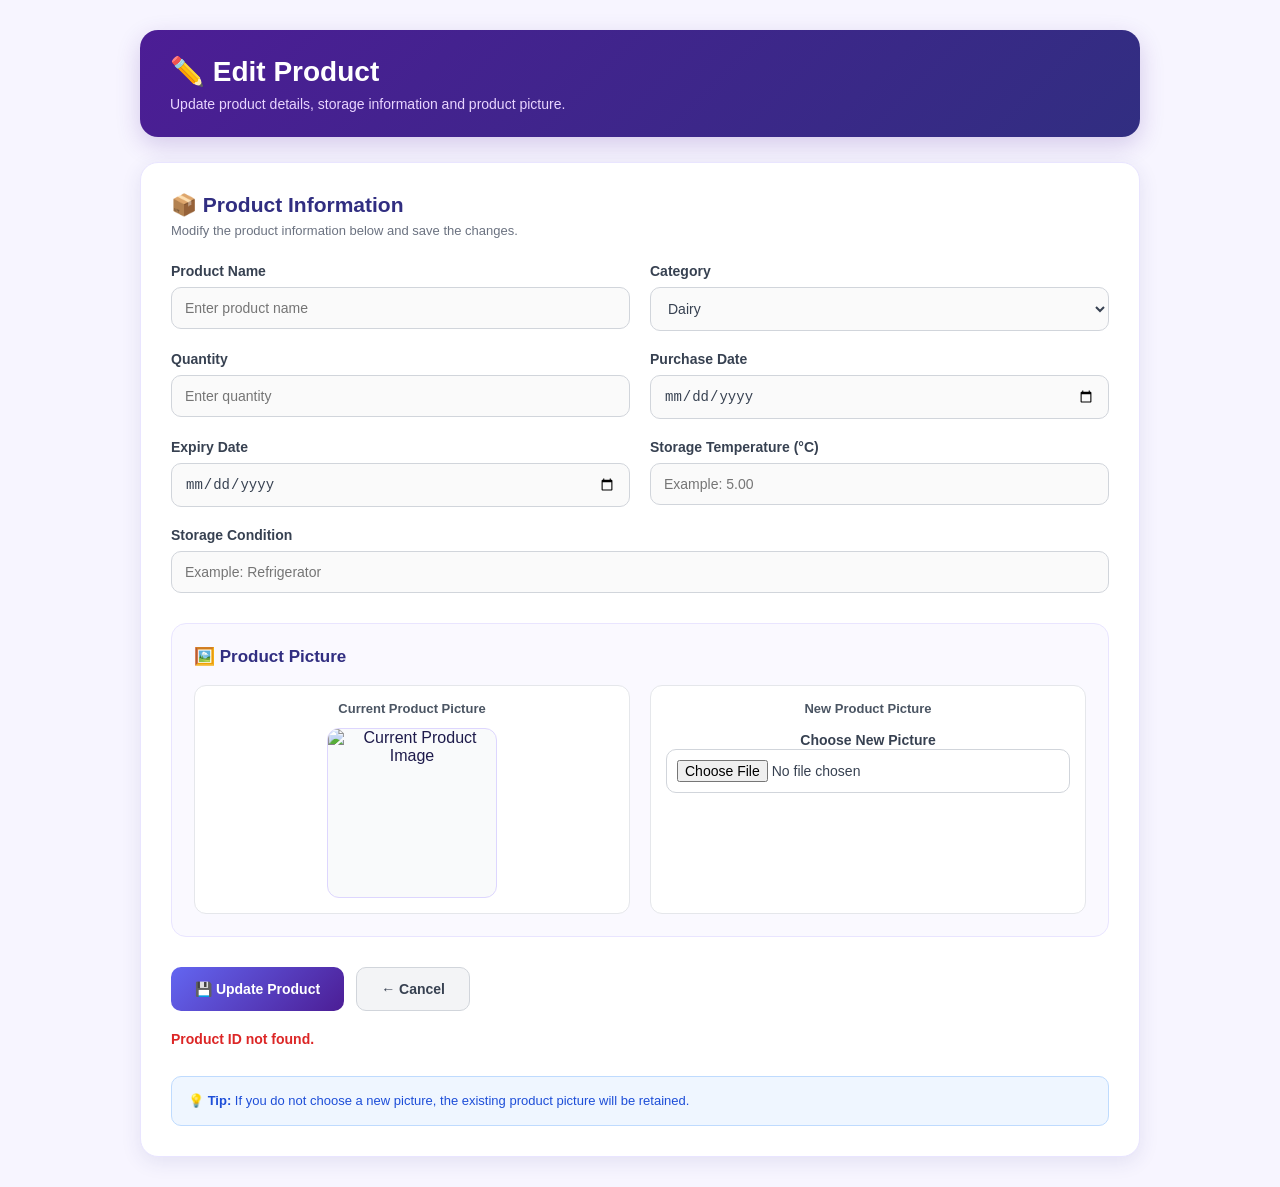
<file: frontend/edit-product.html>
<!DOCTYPE html>
<html lang="en">

<head>

    <meta charset="UTF-8">

    <meta name="viewport"
          content="width=device-width, initial-scale=1.0">

    <title>Edit Product - Perishable Stock Verification</title>

    <style>

        * {
            box-sizing: border-box;
        }

        body {
            margin: 0;
            font-family: Arial, sans-serif;
            background: #f7f5ff;
            color: #1e1b4b;
        }

        /* Page */

        .page-container {
            min-height: 100vh;
            padding: 30px;
        }

        /* Header */

        .top-header {
            max-width: 1000px;
            margin: 0 auto 25px;

            padding: 25px 30px;

            border-radius: 18px;

            background:
                linear-gradient(
                    135deg,
                    #4c1d95,
                    #312e81
                );

            color: white;

            box-shadow:
                0 8px 25px rgba(76, 29, 149, 0.20);
        }

        .top-header h1 {
            margin: 0 0 8px;
            font-size: 28px;
        }

        .top-header p {
            margin: 0;
            color: #e9d5ff;
            font-size: 14px;
        }

        /* Main Card */

        .edit-card {
            max-width: 1000px;
            margin: auto;

            background: white;

            border-radius: 18px;

            padding: 30px;

            border: 1px solid #e9e5ff;

            box-shadow:
                0 5px 20px rgba(49, 46, 129, 0.10);
        }

        .section-title {
            margin-bottom: 25px;
        }

        .section-title h2 {
            margin: 0 0 6px;
            color: #312e81;
            font-size: 21px;
        }

        .section-title p {
            margin: 0;
            color: #6b7280;
            font-size: 13px;
        }

        /* Form Grid */

        .form-grid {
            display: grid;
            grid-template-columns: 1fr 1fr;
            gap: 20px;
        }

        .form-group {
            display: flex;
            flex-direction: column;
        }

        .full-width {
            grid-column: 1 / -1;
        }

        label {
            margin-bottom: 8px;

            font-size: 14px;

            font-weight: bold;

            color: #374151;
        }

        input,
        select {
            width: 100%;

            padding: 12px 13px;

            border: 1px solid #d1d5db;

            border-radius: 10px;

            outline: none;

            background: #fafafa;

            font-size: 14px;

            color: #374151;

            transition: 0.2s;
        }

        input:focus,
        select:focus {
            border-color: #6366f1;

            background: white;

            box-shadow:
                0 0 0 3px rgba(99, 102, 241, 0.12);
        }

        input[type="file"] {
            padding: 10px;
            background: white;
        }

        /* Image Section */

        .image-section {
            margin-top: 30px;

            padding: 22px;

            border-radius: 15px;

            background: #faf9ff;

            border: 1px solid #e9e5ff;
        }

        .image-section h3 {
            margin: 0 0 18px;

            color: #312e81;

            font-size: 17px;
        }

        .image-grid {
            display: grid;

            grid-template-columns: 1fr 1fr;

            gap: 20px;
        }

        .image-box {
            background: white;

            border: 1px solid #e5e7eb;

            border-radius: 12px;

            padding: 15px;

            text-align: center;
        }

        .image-box h4 {
            margin: 0 0 12px;

            color: #4b5563;

            font-size: 13px;
        }

        .current-image,
        .new-image {
            width: 170px;
            height: 170px;

            object-fit: contain;

            border-radius: 12px;

            border: 1px solid #ddd6fe;

            background: #f9fafb;

            margin: 5px auto 0;

            display: block;
        }

        .new-image {
            display: none;
        }

        .upload-area {
            margin-top: 15px;
        }

        /* Buttons */

        .button-area {
            display: flex;

            gap: 12px;

            margin-top: 30px;
        }

        .update-btn,
        .cancel-btn {
            border: none;

            padding: 13px 24px;

            border-radius: 10px;

            font-size: 14px;

            font-weight: bold;

            cursor: pointer;

            transition: 0.2s;
        }

        .update-btn {
            background:
                linear-gradient(
                    135deg,
                    #6366f1,
                    #4c1d95
                );

            color: white;
        }

        .update-btn:hover {
            transform: translateY(-2px);

            box-shadow:
                0 7px 18px rgba(76, 29, 149, 0.25);
        }

        .cancel-btn {
            background: #f3f4f6;

            color: #374151;

            border: 1px solid #d1d5db;
        }

        .cancel-btn:hover {
            background: #e5e7eb;
        }

        /* Message */

        #message {
            min-height: 20px;

            margin: 20px 0 0;

            font-size: 14px;

            font-weight: bold;

            color: #6366f1;
        }

        /* Info */

        .info-box {
            margin-top: 25px;

            padding: 14px 16px;

            border-radius: 10px;

            background: #eff6ff;

            border: 1px solid #bfdbfe;

            color: #1d4ed8;

            font-size: 13px;

            line-height: 1.5;
        }

        /* Responsive */

        @media (max-width: 700px) {

            .page-container {
                padding: 15px;
            }

            .edit-card {
                padding: 20px;
            }

            .form-grid,
            .image-grid {
                grid-template-columns: 1fr;
            }

            .full-width {
                grid-column: auto;
            }

            .top-header {
                padding: 20px;
            }

            .top-header h1 {
                font-size: 23px;
            }

            .button-area {
                flex-direction: column;
            }

            .update-btn,
            .cancel-btn {
                width: 100%;
            }
        }

    </style>

</head>


<body>


<div class="page-container">


    <!-- Header -->

    <div class="top-header">

        <h1>
            ✏️ Edit Product
        </h1>

        <p>
            Update product details, storage information and product picture.
        </p>

    </div>


    <!-- Main Card -->

    <div class="edit-card">


        <div class="section-title">

            <h2>
                📦 Product Information
            </h2>

            <p>
                Modify the product information below and save the changes.
            </p>

        </div>


        <form id="editForm"
              enctype="multipart/form-data">


            <input type="hidden"
                   id="product_id"
                   name="product_id">


            <!-- Form Fields -->

            <div class="form-grid">


                <!-- Product Name -->

                <div class="form-group">

                    <label for="product_name">
                        Product Name
                    </label>

                    <input
                        type="text"
                        id="product_name"
                        name="product_name"
                        placeholder="Enter product name"
                        required
                    >

                </div>


                <!-- Category -->

                <div class="form-group">

                    <label for="category">
                        Category
                    </label>

                    <select
                        id="category"
                        name="category"
                        required
                    >

                        <option value="Dairy">
                            Dairy
                        </option>

                        <option value="Fruit">
                            Fruit
                        </option>

                        <option value="Vegetable">
                            Vegetable
                        </option>

                        <option value="Other">
                            Other
                        </option>

                    </select>

                </div>


                <!-- Quantity -->

                <div class="form-group">

                    <label for="quantity">
                        Quantity
                    </label>

                    <input
                        type="number"
                        id="quantity"
                        name="quantity"
                        min="1"
                        placeholder="Enter quantity"
                        required
                    >

                </div>


                <!-- Purchase Date -->

                <div class="form-group">

                    <label for="purchase_date">
                        Purchase Date
                    </label>

                    <input
                        type="date"
                        id="purchase_date"
                        name="purchase_date"
                        required
                    >

                </div>


                <!-- Expiry Date -->

                <div class="form-group">

                    <label for="expiry_date">
                        Expiry Date
                    </label>

                    <input
                        type="date"
                        id="expiry_date"
                        name="expiry_date"
                        required
                    >

                </div>


                <!-- Temperature -->

                <div class="form-group">

                    <label for="storage_temperature">
                        Storage Temperature (°C)
                    </label>

                    <input
                        type="number"
                        step="0.01"
                        id="storage_temperature"
                        name="storage_temperature"
                        placeholder="Example: 5.00"
                    >

                </div>


                <!-- Storage Condition -->

                <div class="form-group full-width">

                    <label for="storage_condition">
                        Storage Condition
                    </label>

                    <input
                        type="text"
                        id="storage_condition"
                        name="storage_condition"
                        placeholder="Example: Refrigerator"
                    >

                </div>


            </div>


            <!-- Image Section -->

            <div class="image-section">

                <h3>
                    🖼️ Product Picture
                </h3>


                <div class="image-grid">


                    <!-- Current Image -->

                    <div class="image-box">

                        <h4>
                            Current Product Picture
                        </h4>

                        <img
                            id="currentImage"
                            class="current-image"
                            alt="Current Product Image"
                        >

                    </div>


                    <!-- New Image -->

                    <div class="image-box">

                        <h4>
                            New Product Picture
                        </h4>

                        <img
                            id="newImage"
                            class="new-image"
                            alt="New Product Image"
                        >

                        <div class="upload-area">

                            <label for="product_image">
                                Choose New Picture
                            </label>

                            <input
                                type="file"
                                id="product_image"
                                name="product_image"
                                accept="image/jpeg,image/png,image/webp,image/gif"
                            >

                        </div>

                    </div>


                </div>

            </div>


            <!-- Buttons -->

            <div class="button-area">

                <button
                    type="submit"
                    class="update-btn"
                >
                    💾 Update Product
                </button>


                <button
                    type="button"
                    class="cancel-btn"
                    onclick="goBack()"
                >
                    ← Cancel
                </button>

            </div>


            <p id="message"></p>


        </form>


        <div class="info-box">

            💡 <strong>Tip:</strong>
            If you do not choose a new picture, the existing
            product picture will be retained.

        </div>


    </div>

</div>


<script>

const params =
    new URLSearchParams(
        window.location.search
    );

const productId =
    params.get("id");

const message =
    document.getElementById("message");

const currentImage =
    document.getElementById("currentImage");

const newImage =
    document.getElementById("newImage");

const imageInput =
    document.getElementById("product_image");


/* LOAD PRODUCT */

if (!productId) {

    message.textContent =
        "Product ID not found.";

    message.style.color =
        "#dc2626";

} else {

    loadProduct();

}


function loadProduct() {

    fetch("../backend/get_products.php")

        .then(response =>
            response.json()
        )

        .then(products => {

            const product =
                products.find(
                    p =>
                    String(p.product_id)
                    === String(productId)
                );


            if (!product) {

                message.textContent =
                    "Product not found.";

                message.style.color =
                    "#dc2626";

                return;

            }


            document.getElementById(
                "product_id"
            ).value =
                product.product_id;


            document.getElementById(
                "product_name"
            ).value =
                product.product_name;


            document.getElementById(
                "category"
            ).value =
                product.category;


            document.getElementById(
                "quantity"
            ).value =
                product.quantity;


            document.getElementById(
                "purchase_date"
            ).value =
                product.purchase_date;


            document.getElementById(
                "expiry_date"
            ).value =
                product.expiry_date;


            document.getElementById(
                "storage_temperature"
            ).value =
                product.storage_temperature || "";


            document.getElementById(
                "storage_condition"
            ).value =
                product.storage_condition || "";


            /* CURRENT IMAGE */

            if (product.image_path) {

                currentImage.src =
                    "../" +
                    product.image_path;

                currentImage.style.display =
                    "block";

            } else {

                currentImage.style.display =
                    "none";

            }

        })

        .catch(error => {

            console.error(error);

            message.textContent =
                "Unable to load product.";

            message.style.color =
                "#dc2626";

        });

}


/* NEW IMAGE PREVIEW */

imageInput.addEventListener(
    "change",
    function () {

        const file =
            this.files[0];

        if (!file) {

            newImage.style.display =
                "none";

            return;

        }


        if (!file.type.startsWith("image/")) {

            message.textContent =
                "Please select a valid image.";

            message.style.color =
                "#dc2626";

            this.value = "";

            return;

        }


        newImage.src =
            URL.createObjectURL(file);

        newImage.style.display =
            "block";

        message.textContent =
            "";

    }
);


/* UPDATE */

document.getElementById(
    "editForm"
).addEventListener(
    "submit",
    async function(event) {

        event.preventDefault();

        message.textContent =
            "Updating product...";

        message.style.color =
            "#6366f1";


        try {

            const formData =
                new FormData(this);


            const response =
                await fetch(
                    "../backend/update_product.php",
                    {
                        method: "POST",
                        body: formData
                    }
                );


            const result =
                await response.json();


            message.textContent =
                result.message;


            if (result.success) {

                message.style.color =
                    "#16a34a";


                setTimeout(
                    function() {

                        window.location.href =
                            "stock.html";

                    },
                    800
                );

            } else {

                message.style.color =
                    "#dc2626";

            }

        }

        catch(error) {

            console.error(error);

            message.textContent =
                "Update failed.";

            message.style.color =
                "#dc2626";

        }

    }
);


/* BACK */

function goBack() {

    window.location.href =
        "stock.html";

}

</script>


</body>

</html>
</file>
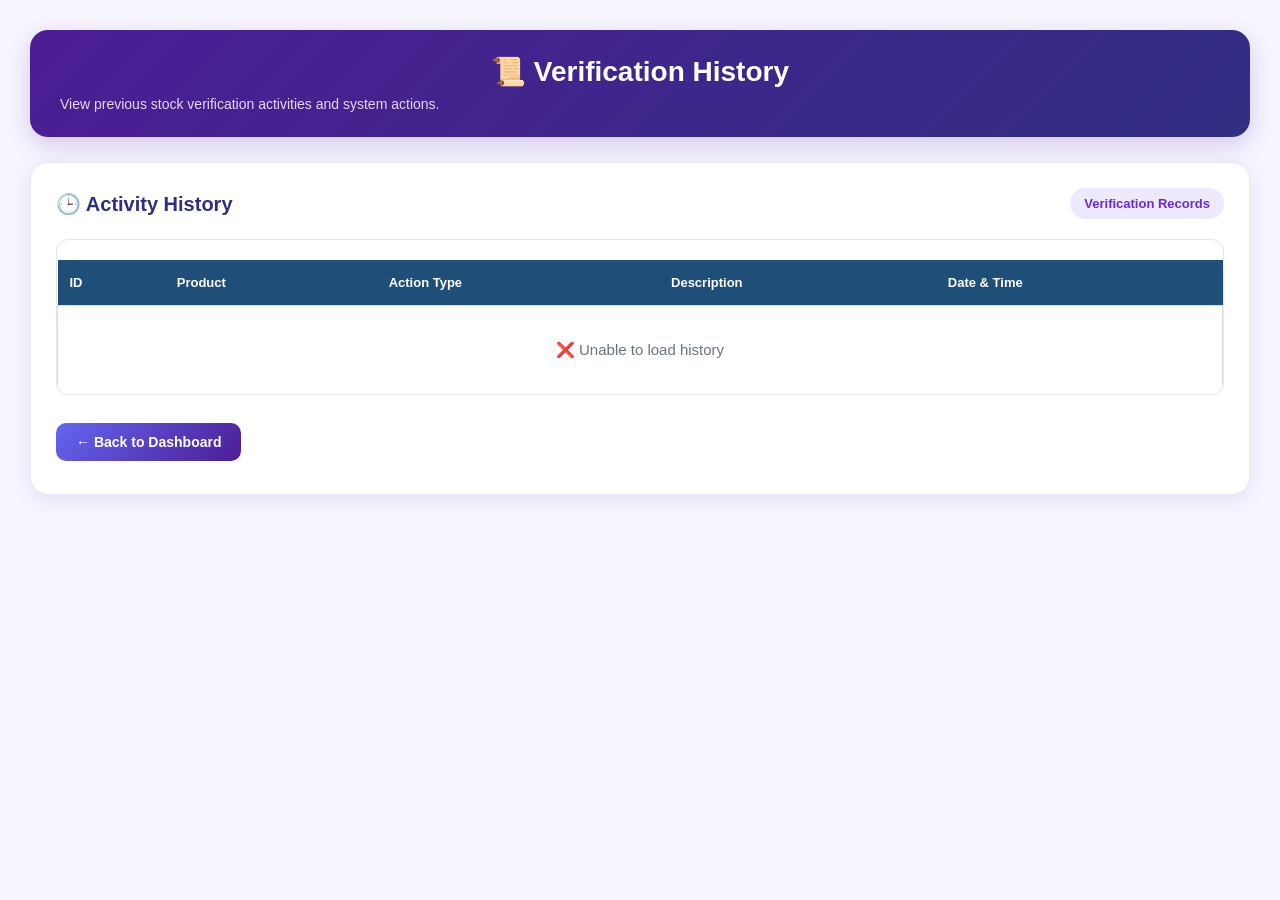
<file: frontend/history.html>
<!DOCTYPE html>
<html lang="en">

<head>
    <meta charset="UTF-8">
    <meta name="viewport" content="width=device-width, initial-scale=1.0">

    <title>History - Perishable Stock Verification</title>

    <link rel="stylesheet" href="css/style.css">

    <style>
        * {
            box-sizing: border-box;
        }

        body {
            margin: 0;
            font-family: Arial, sans-serif;
            background: #f7f5ff;
            color: #1e1b4b;
        }

        .page-container {
            width: 100%;
            min-height: 100vh;
            padding: 30px;
        }

        /* Header */
        .top-header {
            background: linear-gradient(135deg, #4c1d95, #312e81);
            color: white;
            padding: 25px 30px;
            border-radius: 18px;
            margin-bottom: 25px;
            box-shadow: 0 8px 25px rgba(76, 29, 149, 0.20);
        }

        .top-header h1 {
            margin: 0 0 8px;
            font-size: 28px;
            color: white;
        }

        .top-header p {
            margin: 0;
            color: #e9d5ff;
            font-size: 14px;
        }

        /* History Card */
        .history-card {
            background: white;
            border-radius: 18px;
            padding: 25px;
            box-shadow: 0 5px 20px rgba(49, 46, 129, 0.10);
            border: 1px solid #e9e5ff;
        }

        .history-title {
            display: flex;
            justify-content: space-between;
            align-items: center;
            margin-bottom: 20px;
            gap: 15px;
        }

        .history-title h2 {
            margin: 0;
            font-size: 20px;
            color: #312e81;
        }

        .history-badge {
            background: #ede9fe;
            color: #6d28d9;
            padding: 8px 14px;
            border-radius: 20px;
            font-size: 13px;
            font-weight: bold;
        }

        /* Table */
        .table-wrapper {
            width: 100%;
            overflow-x: auto;
            border-radius: 12px;
            border: 1px solid #e5e7eb;
        }

        table {
            width: 100%;
            min-width: 850px;
            border-collapse: collapse;
            background: white;
        }

        thead {
            background: linear-gradient(135deg, #4c1d95, #4338ca);
            color: white;
        }

        th {
            padding: 15px 12px;
            text-align: left;
            font-size: 13px;
            white-space: nowrap;
        }

        td {
            padding: 14px 12px;
            border-bottom: 1px solid #eeeef5;
            font-size: 14px;
            color: #374151;
            vertical-align: top;
        }

        tbody tr:hover {
            background: #faf9ff;
        }

        tbody tr:last-child td {
            border-bottom: none;
        }

        /* Action Type */
        .action-type {
            display: inline-block;
            padding: 6px 10px;
            border-radius: 20px;
            background: #ede9fe;
            color: #6d28d9;
            font-size: 12px;
            font-weight: bold;
        }

        /* Description */
        .description {
            max-width: 400px;
            line-height: 1.5;
        }

        /* Date */
        .date-time {
            color: #4b5563;
            white-space: nowrap;
            font-size: 13px;
        }

        /* Empty / Error */
        .message-row {
            text-align: center !important;
            padding: 35px !important;
            color: #6b7280 !important;
            font-size: 15px !important;
        }

        /* Back Button */
        .bottom-actions {
            margin-top: 20px;
        }

        .back-btn {
            border: none;
            background: linear-gradient(135deg, #6366f1, #4c1d95);
            color: white;
            padding: 11px 20px;
            border-radius: 10px;
            cursor: pointer;
            font-size: 14px;
            font-weight: bold;
            transition: 0.2s;
        }

        .back-btn:hover {
            transform: translateY(-1px);
            box-shadow: 0 5px 15px rgba(76, 29, 149, 0.25);
        }

        /* Responsive */
        @media (max-width: 768px) {

            .page-container {
                padding: 15px;
            }

            .top-header {
                padding: 20px;
            }

            .top-header h1 {
                font-size: 23px;
            }

            .history-card {
                padding: 15px;
            }

            .history-title {
                align-items: flex-start;
                flex-direction: column;
            }
        }
    </style>
</head>

<body>

<div class="page-container">

    <!-- Header -->
    <div class="top-header">
        <h1>📜 Verification History</h1>
        <p>View previous stock verification activities and system actions.</p>
    </div>

    <!-- History Card -->
    <div class="history-card">

        <div class="history-title">
            <h2>🕒 Activity History</h2>

            <span class="history-badge">
                Verification Records
            </span>
        </div>

        <div class="table-wrapper">

            <table>

                <thead>
                    <tr>
                        <th>ID</th>
                        <th>Product</th>
                        <th>Action Type</th>
                        <th>Description</th>
                        <th>Date & Time</th>
                    </tr>
                </thead>

                <tbody id="historyTable">

                    <tr>
                        <td colspan="5" class="message-row">
                            ⏳ Loading history...
                        </td>
                    </tr>

                </tbody>

            </table>

        </div>

        <div class="bottom-actions">

            <button class="back-btn" onclick="goDashboard()">
                ← Back to Dashboard
            </button>

        </div>

    </div>

</div>


<script>

fetch("../backend/history.php")

.then(response => response.json())

.then(history => {

    const table = document.getElementById("historyTable");

    table.innerHTML = "";

    if (history.length === 0) {

        table.innerHTML =
            '<tr><td colspan="5" class="message-row">📭 No history found</td></tr>';

        return;
    }

    history.forEach(item => {

        const row = document.createElement("tr");

        row.innerHTML = `
            <td>
                <strong>#${item.history_id}</strong>
            </td>

            <td>
                <strong>${item.product_name}</strong>
            </td>

            <td>
                <span class="action-type">
                    ${item.action_type}
                </span>
            </td>

            <td>
                <div class="description">
                    ${item.description}
                </div>
            </td>

            <td>
                <span class="date-time">
                    🕒 ${item.created_at}
                </span>
            </td>
        `;

        table.appendChild(row);

    });

})

.catch(error => {

    console.error(error);

    document.getElementById("historyTable").innerHTML =
        '<tr><td colspan="5" class="message-row">❌ Unable to load history</td></tr>';

});


function goDashboard() {

    window.location.href = "dashboard.html";

}

</script>

</body>
</html>
</file>
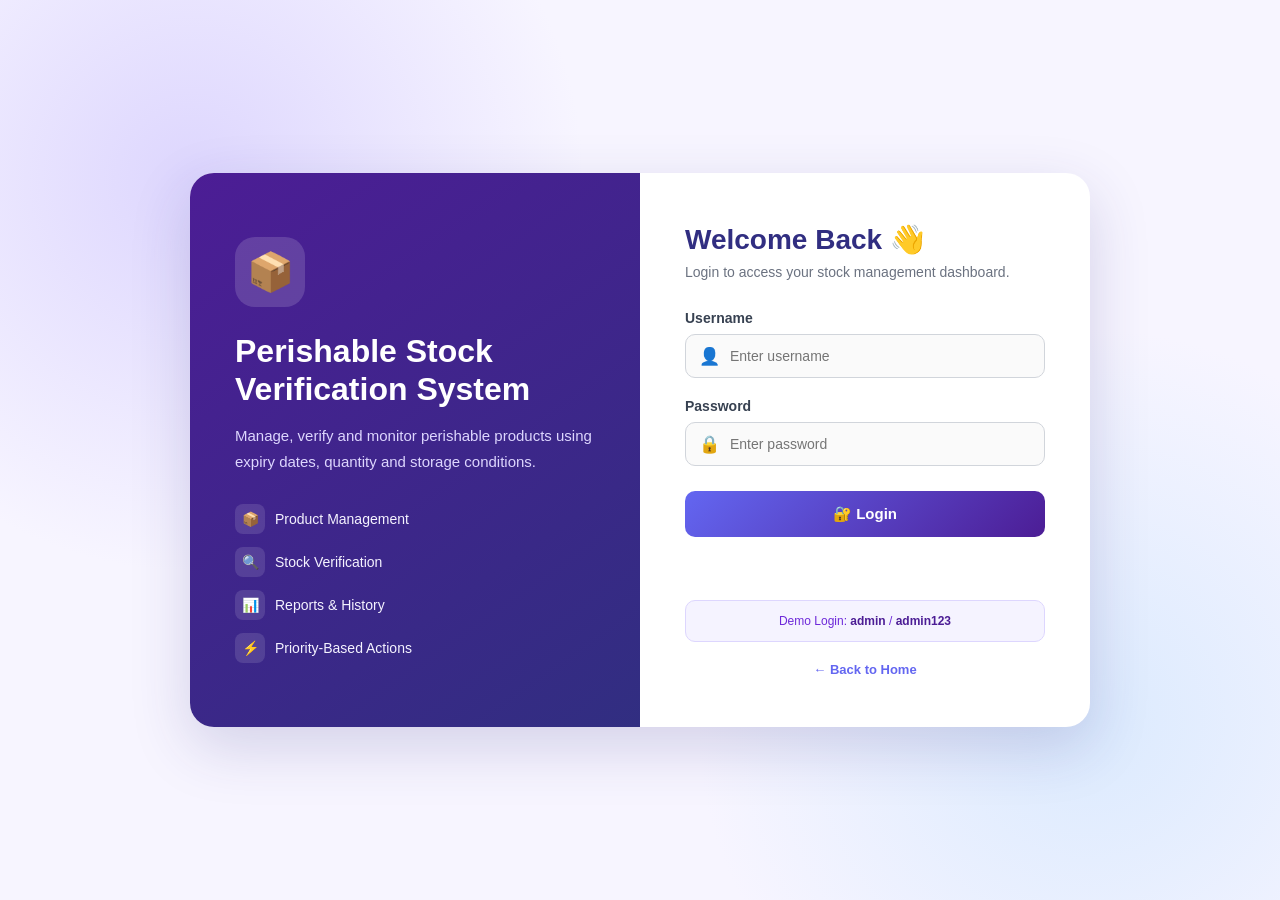
<file: frontend/login.html>
<!DOCTYPE html>
<html lang="en">

<head>

    <meta charset="UTF-8">
    <meta name="viewport" content="width=device-width, initial-scale=1.0">

    <title>Login - Perishable Stock Verification</title>

    <style>

        * {
            box-sizing: border-box;
            margin: 0;
            padding: 0;
        }

        body {
            font-family: Arial, sans-serif;
            min-height: 100vh;

            display: flex;
            align-items: center;
            justify-content: center;

            background:
                radial-gradient(circle at 15% 20%, #ddd6fe 0, transparent 30%),
                radial-gradient(circle at 85% 80%, #dbeafe 0, transparent 30%),
                #f7f5ff;

            color: #1e1b4b;
        }

        /* Main Layout */

        .login-wrapper {
            width: 900px;
            max-width: 92%;

            display: grid;
            grid-template-columns: 1fr 1fr;

            background: white;

            border-radius: 24px;

            overflow: hidden;

            box-shadow:
                0 20px 60px rgba(49, 46, 129, 0.18);
        }

        /* Left Section */

        .login-info {
            padding: 50px 45px;

            display: flex;
            flex-direction: column;
            justify-content: center;

            background:
                linear-gradient(
                    145deg,
                    #4c1d95,
                    #312e81
                );

            color: white;
        }

        .logo-icon {
            width: 70px;
            height: 70px;

            display: flex;
            align-items: center;
            justify-content: center;

            border-radius: 20px;

            background: rgba(255, 255, 255, 0.15);

            font-size: 38px;

            margin-bottom: 25px;
        }

        .login-info h1 {
            font-size: 32px;
            line-height: 1.2;

            margin-bottom: 15px;
        }

        .login-info p {
            color: #ddd6fe;

            font-size: 15px;

            line-height: 1.7;

            margin-bottom: 30px;
        }

        .feature-list {
            display: flex;
            flex-direction: column;
            gap: 13px;
        }

        .feature {
            display: flex;
            align-items: center;
            gap: 10px;

            font-size: 14px;

            color: #f5f3ff;
        }

        .feature-icon {
            width: 30px;
            height: 30px;

            display: flex;
            align-items: center;
            justify-content: center;

            border-radius: 8px;

            background: rgba(255, 255, 255, 0.12);
        }

        /* Right Login Section */

        .login-box {
            padding: 50px 45px;

            display: flex;
            flex-direction: column;
            justify-content: center;
        }

        .login-box h2 {
            font-size: 28px;

            color: #312e81;

            margin-bottom: 8px;
        }

        .login-subtitle {
            color: #6b7280;

            font-size: 14px;

            margin-bottom: 30px;
        }

        /* Form */

        .form-group {
            margin-bottom: 20px;
        }

        .form-group label {
            display: block;

            margin-bottom: 8px;

            font-size: 14px;

            font-weight: bold;

            color: #374151;
        }

        .input-wrapper {
            position: relative;
        }

        .input-icon {
            position: absolute;

            left: 14px;
            top: 50%;

            transform: translateY(-50%);

            font-size: 17px;
        }

        .form-group input {
            width: 100%;

            padding: 13px 14px 13px 44px;

            border: 1px solid #d1d5db;

            border-radius: 10px;

            outline: none;

            font-size: 14px;

            transition: 0.2s;

            background: #fafafa;
        }

        .form-group input:focus {
            border-color: #6366f1;

            background: white;

            box-shadow:
                0 0 0 3px rgba(99, 102, 241, 0.12);
        }

        /* Login Button */

        .login-button {
            width: 100%;

            border: none;

            padding: 14px;

            border-radius: 10px;

            background:
                linear-gradient(
                    135deg,
                    #6366f1,
                    #4c1d95
                );

            color: white;

            font-size: 15px;

            font-weight: bold;

            cursor: pointer;

            transition: 0.2s;

            margin-top: 5px;
        }

        .login-button:hover {
            transform: translateY(-2px);

            box-shadow:
                0 8px 20px rgba(76, 29, 149, 0.25);
        }

        .login-button:active {
            transform: translateY(0);
        }

        /* Message */

        #message {
            min-height: 20px;

            margin-top: 18px;

            text-align: center;

            font-size: 13px;

            font-weight: bold;
        }

        /* Demo Login */

        .demo-box {
            margin-top: 25px;

            padding: 13px 15px;

            border-radius: 10px;

            background: #f5f3ff;

            border: 1px solid #ddd6fe;

            font-size: 12px;

            color: #6d28d9;

            text-align: center;
        }

        .demo-box strong {
            color: #4c1d95;
        }

        /* Back */

        .back-link {
            display: block;

            text-align: center;

            margin-top: 20px;

            text-decoration: none;

            color: #6366f1;

            font-size: 13px;

            font-weight: bold;
        }

        .back-link:hover {
            text-decoration: underline;
        }

        /* Responsive */

        @media (max-width: 750px) {

            .login-wrapper {
                grid-template-columns: 1fr;

                max-width: 450px;
            }

            .login-info {
                padding: 35px;

                text-align: center;

                align-items: center;
            }

            .login-info h1 {
                font-size: 27px;
            }

            .feature-list {
                text-align: left;
            }

            .login-box {
                padding: 35px;
            }
        }

        @media (max-width: 450px) {

            .login-wrapper {
                max-width: 95%;

                border-radius: 18px;
            }

            .login-info,
            .login-box {
                padding: 28px 22px;
            }

        }

    </style>

</head>


<body>


<div class="login-wrapper">


    <!-- LEFT INFORMATION -->

    <div class="login-info">

        <div class="logo-icon">
            📦
        </div>

        <h1>
            Perishable Stock
            Verification System
        </h1>

        <p>
            Manage, verify and monitor perishable
            products using expiry dates, quantity
            and storage conditions.
        </p>


        <div class="feature-list">

            <div class="feature">

                <span class="feature-icon">
                    📦
                </span>

                Product Management

            </div>


            <div class="feature">

                <span class="feature-icon">
                    🔍
                </span>

                Stock Verification

            </div>


            <div class="feature">

                <span class="feature-icon">
                    📊
                </span>

                Reports & History

            </div>


            <div class="feature">

                <span class="feature-icon">
                    ⚡
                </span>

                Priority-Based Actions

            </div>

        </div>

    </div>


    <!-- RIGHT LOGIN -->

    <div class="login-box">

        <h2>
            Welcome Back 👋
        </h2>

        <p class="login-subtitle">
            Login to access your stock management dashboard.
        </p>


        <form id="loginForm">


            <!-- Username -->

            <div class="form-group">

                <label for="username">
                    Username
                </label>

                <div class="input-wrapper">

                    <span class="input-icon">
                        👤
                    </span>

                    <input
                        type="text"
                        id="username"
                        placeholder="Enter username"
                        autocomplete="username"
                        required
                    >

                </div>

            </div>


            <!-- Password -->

            <div class="form-group">

                <label for="password">
                    Password
                </label>

                <div class="input-wrapper">

                    <span class="input-icon">
                        🔒
                    </span>

                    <input
                        type="password"
                        id="password"
                        placeholder="Enter password"
                        autocomplete="current-password"
                        required
                    >

                </div>

            </div>


            <!-- Login Button -->

            <button
                type="submit"
                class="login-button"
            >
                🔐 Login
            </button>


        </form>


        <!-- Message -->

        <p id="message"></p>


        <!-- Demo Credentials -->

        <div class="demo-box">

            Demo Login:
            <strong>admin</strong>
            /
            <strong>admin123</strong>

        </div>


        <!-- Back -->

        <a href="index.html" class="back-link">
            ← Back to Home
        </a>


    </div>


</div>


<script>

document.getElementById("loginForm").addEventListener("submit", function(event) {

    event.preventDefault();

    const username =
        document.getElementById("username").value;

    const password =
        document.getElementById("password").value;


    const message =
        document.getElementById("message");


    message.innerText = "Logging in...";
    message.style.color = "#6366f1";


    fetch("../backend/login.php", {

        method: "POST",

        headers: {
            "Content-Type":
                "application/x-www-form-urlencoded"
        },

        body:
            "username=" +
            encodeURIComponent(username) +
            "&password=" +
            encodeURIComponent(password)

    })

    .then(response => response.json())

    .then(data => {

        message.innerText =
            data.message;


        if (data.success) {

            message.style.color =
                "#16a34a";


            localStorage.setItem(
                "user",
                JSON.stringify(data.user)
            );


            setTimeout(function() {

                window.location.href =
                    "dashboard.html";

            }, 500);

        }

        else {

            message.style.color =
                "#dc2626";

        }

    })

    .catch(error => {

        console.error(error);

        message.innerText =
            "Server connection error.";

        message.style.color =
            "#dc2626";

    });

});

</script>


</body>
</html>
</file>
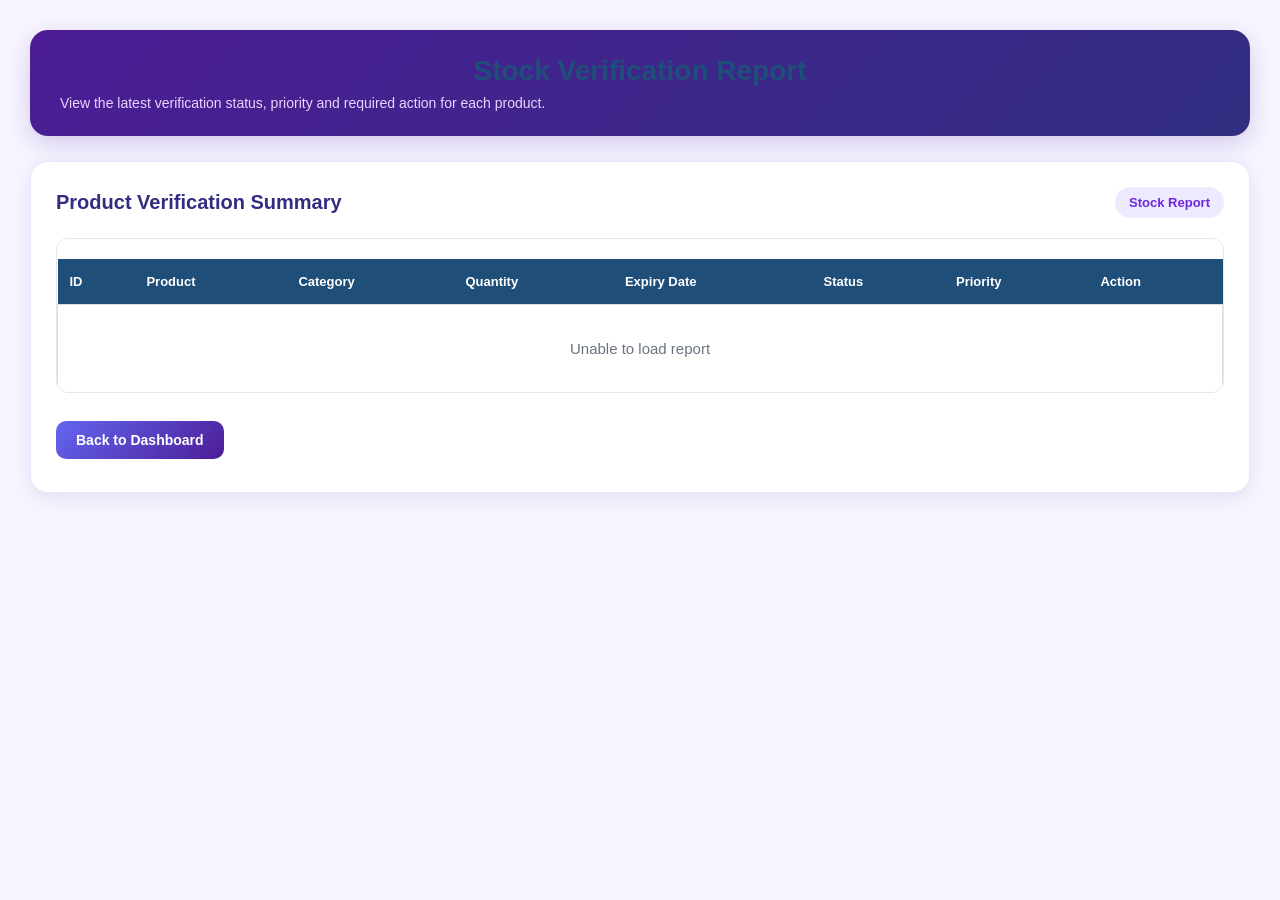
<file: frontend/reports.html>
<!DOCTYPE html>
<html>
<head>
    <title>Reports - Perishable Stock Verification</title>
    <link rel="stylesheet" href="css/style.css">

    <style>
        * {
            box-sizing: border-box;
        }

        body {
            margin: 0;
            font-family: Arial, sans-serif;
            background: #f7f5ff;
            color: #1e1b4b;
        }

        .page-container {
            width: 100%;
            min-height: 100vh;
            padding: 30px;
        }

        /* Header */

        .top-header {
            background: linear-gradient(135deg, #4c1d95, #312e81);
            color: white;
            padding: 25px 30px;
            border-radius: 18px;
            margin-bottom: 25px;
            box-shadow: 0 8px 25px rgba(76, 29, 149, 0.20);
        }

        .top-header h1 {
            margin: 0 0 8px;
            font-size: 28px;
        }

        .top-header p {
            margin: 0;
            color: #e9d5ff;
            font-size: 14px;
        }

        /* Report Card */

        .report-card {
            background: white;
            border-radius: 18px;
            padding: 25px;
            box-shadow: 0 5px 20px rgba(49, 46, 129, 0.10);
            border: 1px solid #e9e5ff;
        }

        .report-title {
            display: flex;
            justify-content: space-between;
            align-items: center;
            margin-bottom: 20px;
            gap: 15px;
        }

        .report-title h2 {
            margin: 0;
            font-size: 20px;
            color: #312e81;
        }

        .report-badge {
            background: #ede9fe;
            color: #6d28d9;
            padding: 8px 14px;
            border-radius: 20px;
            font-size: 13px;
            font-weight: bold;
        }

        /* Table */

        .table-wrapper {
            width: 100%;
            overflow-x: auto;
            border-radius: 12px;
            border: 1px solid #e5e7eb;
        }

        table {
            width: 100%;
            min-width: 900px;
            border-collapse: collapse;
            background: white;
        }

        thead {
            background: linear-gradient(135deg, #4c1d95, #4338ca);
            color: white;
        }

        th {
            padding: 15px 12px;
            text-align: left;
            font-size: 13px;
            white-space: nowrap;
        }

        td {
            padding: 14px 12px;
            border-bottom: 1px solid #eeeef5;
            font-size: 14px;
            color: #374151;
        }

        tbody tr:hover {
            background: #faf9ff;
        }

        tbody tr:last-child td {
            border-bottom: none;
        }

        /* Status badges */

        .status-badge,
        .priority-badge,
        .action-badge {
            display: inline-block;
            padding: 6px 10px;
            border-radius: 20px;
            font-size: 12px;
            font-weight: bold;
            white-space: nowrap;
        }

        .status-valid {
            background: #dcfce7;
            color: #15803d;
        }

        .status-near {
            background: #ffedd5;
            color: #c2410c;
        }

        .status-expired {
            background: #fee2e2;
            color: #b91c1c;
        }

        .status-other {
            background: #ede9fe;
            color: #6d28d9;
        }

        .priority-critical {
            background: #fee2e2;
            color: #b91c1c;
        }

        .priority-high {
            background: #ffedd5;
            color: #c2410c;
        }

        .priority-medium {
            background: #fef3c7;
            color: #a16207;
        }

        .priority-low {
            background: #dcfce7;
            color: #15803d;
        }

        .priority-other {
            background: #ede9fe;
            color: #6d28d9;
        }

        .action-badge {
            background: #eff6ff;
            color: #2563eb;
        }

        /* Empty / Error */

        .message-row {
            text-align: center !important;
            padding: 35px !important;
            color: #6b7280 !important;
            font-size: 15px !important;
        }

        /* Back button */

        .bottom-actions {
            margin-top: 20px;
        }

        .back-btn {
            border: none;
            background: linear-gradient(135deg, #6366f1, #4c1d95);
            color: white;
            padding: 11px 20px;
            border-radius: 10px;
            cursor: pointer;
            font-size: 14px;
            font-weight: bold;
            transition: 0.2s;
        }

        .back-btn:hover {
            transform: translateY(-1px);
            box-shadow: 0 5px 15px rgba(76, 29, 149, 0.25);
        }

        /* Responsive */

        @media (max-width: 768px) {

            .page-container {
                padding: 15px;
            }

            .top-header {
                padding: 20px;
            }

            .top-header h1 {
                font-size: 23px;
            }

            .report-card {
                padding: 15px;
            }

            .report-title {
                align-items: flex-start;
                flex-direction: column;
            }

        }
    </style>
</head>

<body>

<div class="page-container">

    <!-- Header -->

    <div class="top-header">

        <h1>Stock Verification Report</h1>

        <p>
            View the latest verification status, priority and required action for each product.
        </p>

    </div>


    <!-- Report Card -->

    <div class="report-card">

        <div class="report-title">

            <h2>Product Verification Summary</h2>

            <span class="report-badge">
                Stock Report
            </span>

        </div>


        <div class="table-wrapper">

            <table>

                <thead>

                    <tr>

                        <th>ID</th>

                        <th>Product</th>

                        <th>Category</th>

                        <th>Quantity</th>

                        <th>Expiry Date</th>

                        <th>Status</th>

                        <th>Priority</th>

                        <th>Action</th>

                    </tr>

                </thead>


                <tbody id="reportTable">

                    <tr>

                        <td
                            colspan="8"
                            class="message-row"
                        >
                            Loading report...
                        </td>

                    </tr>

                </tbody>

            </table>

        </div>


        <div class="bottom-actions">

            <button
                class="back-btn"
                onclick="goDashboard()"
            >
                Back to Dashboard
            </button>

        </div>

    </div>

</div>


<script>

fetch("../backend/reports.php")

.then(response => response.json())

.then(reports => {

    const table =
        document.getElementById("reportTable");


    table.innerHTML = "";


    if (reports.length === 0) {

        table.innerHTML =
            '<tr>' +
            '<td colspan="8" class="message-row">' +
            'No reports found' +
            '</td>' +
            '</tr>';

        return;
    }


    reports.forEach(report => {

        const row =
            document.createElement("tr");


        /* Status */

        let status =
            report.status || "Not Verified";


        let statusClass =
            "status-other";


        if (status === "VALID") {

            statusClass =
                "status-valid";

        }

        else if (
            status === "NEAR EXPIRY"
        ) {

            statusClass =
                "status-near";

        }

        else if (
            status === "EXPIRED"
        ) {

            statusClass =
                "status-expired";

        }


        /* Priority */

        let priority =
            report.priority || "Not Assigned";


        let priorityClass =
            "priority-other";


        if (priority === "Critical") {

            priorityClass =
                "priority-critical";

        }

        else if (priority === "High") {

            priorityClass =
                "priority-high";

        }

        else if (priority === "Medium") {

            priorityClass =
                "priority-medium";

        }

        else if (priority === "Low") {

            priorityClass =
                "priority-low";

        }


        row.innerHTML = `

            <td>
                <strong>
                    #${report.product_id}
                </strong>
            </td>


            <td>
                <strong>
                    ${report.product_name}
                </strong>
            </td>


            <td>
                ${report.category}
            </td>


            <td>
                <strong>
                    ${report.quantity}
                </strong>
            </td>


            <td>
                ${report.expiry_date}
            </td>


            <td>

                <span
                    class="status-badge ${statusClass}"
                >
                    ${status}
                </span>

            </td>


            <td>

                <span
                    class="priority-badge ${priorityClass}"
                >
                    ${priority}
                </span>

            </td>


            <td>

                <span class="action-badge">
                    ${report.action_required || "Not Assigned"}
                </span>

            </td>

        `;


        table.appendChild(row);

    });

})


.catch(error => {

    console.error(error);


    document.getElementById(
        "reportTable"
    ).innerHTML =

        '<tr>' +
        '<td colspan="8" class="message-row">' +
        'Unable to load report' +
        '</td>' +
        '</tr>';

});


function goDashboard() {

    window.location.href =
        "dashboard.html";

}

</script>

</body>
</html>
</file>
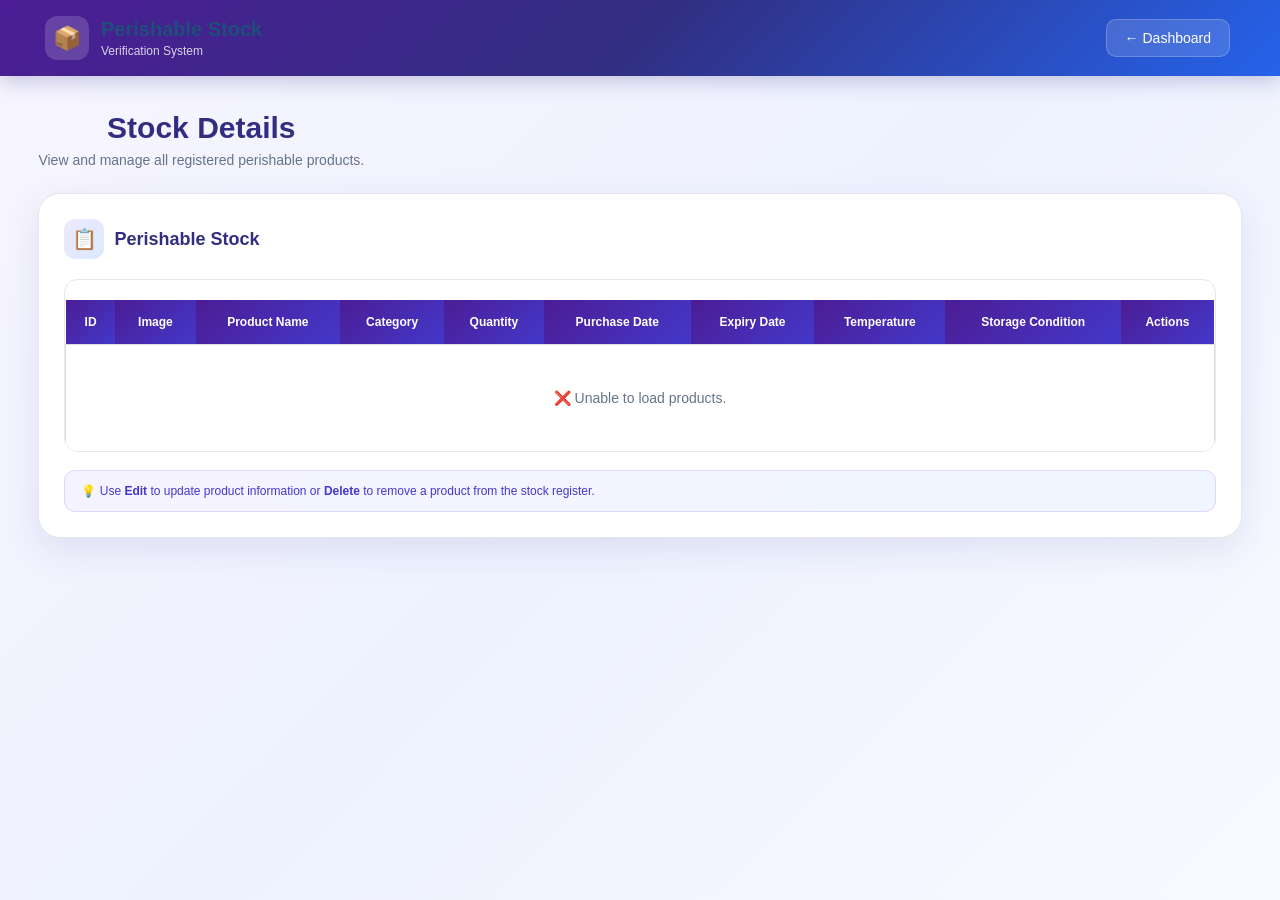
<file: frontend/stock.html>
<!DOCTYPE html>
<html lang="en">

<head>

    <meta charset="UTF-8">

    <meta name="viewport"
          content="width=device-width, initial-scale=1.0">

    <title>Stock Details | Perishable Stock Verification</title>

    <link rel="stylesheet"
          href="css/style.css">

    <style>

        * {
            box-sizing: border-box;
        }

        body {
            margin: 0;
            font-family: "Segoe UI", Arial, sans-serif;
            background: linear-gradient(
                135deg,
                #f7f5ff,
                #eef2ff,
                #f8faff
            );
            min-height: 100vh;
            color: #1e1b4b;
        }


        /* TOP BAR */

        .topbar {
            height: 76px;
            background: linear-gradient(
                135deg,
                #4c1d95,
                #312e81,
                #2563eb
            );
            color: white;
            display: flex;
            align-items: center;
            justify-content: space-between;
            padding: 0 45px;
            box-shadow: 0 5px 20px rgba(49, 46, 129, 0.25);
        }

        .brand {
            display: flex;
            align-items: center;
            gap: 12px;
        }

        .brand-icon {
            width: 44px;
            height: 44px;
            border-radius: 12px;
            background: rgba(255,255,255,0.16);
            display: flex;
            align-items: center;
            justify-content: center;
            font-size: 23px;
        }

        .brand-text h2 {
            margin: 0;
            font-size: 20px;
        }

        .brand-text p {
            margin: 3px 0 0;
            font-size: 12px;
            opacity: 0.8;
        }

        .back-btn {
            color: white;
            text-decoration: none;
            padding: 10px 18px;
            border-radius: 10px;
            background: rgba(255,255,255,0.14);
            border: 1px solid rgba(255,255,255,0.2);
            transition: 0.25s;
            cursor: pointer;
        }

        .back-btn:hover {
            background: rgba(255,255,255,0.25);
        }


        /* PAGE */

        .page-wrapper {
            width: 94%;
            max-width: 1500px;
            margin: 35px auto 60px;
        }


        .page-heading {
            display: flex;
            align-items: flex-end;
            justify-content: space-between;
            margin-bottom: 25px;
            gap: 20px;
        }

        .page-heading h1 {
            margin: 0;
            font-size: 30px;
            color: #312e81;
        }

        .page-heading p {
            margin: 7px 0 0;
            color: #64748b;
            font-size: 14px;
        }


        /* MAIN CARD */

        .stock-card {
            background: white;
            border-radius: 22px;
            padding: 25px;
            border: 1px solid #e5e7eb;
            box-shadow:
                0 12px 35px rgba(49, 46, 129, 0.10);
        }


        /* CARD HEADER */

        .card-header {
            display: flex;
            align-items: center;
            justify-content: space-between;
            margin-bottom: 20px;
        }

        .card-title {
            display: flex;
            align-items: center;
            gap: 10px;
        }

        .card-icon {
            width: 40px;
            height: 40px;
            border-radius: 11px;
            background: linear-gradient(
                135deg,
                #ede9fe,
                #dbeafe
            );
            display: flex;
            align-items: center;
            justify-content: center;
            font-size: 20px;
        }

        .card-title h2 {
            margin: 0;
            font-size: 18px;
            color: #312e81;
        }


        /* TABLE WRAPPER */

        .table-wrapper {
            width: 100%;
            overflow-x: auto;
            border-radius: 14px;
            border: 1px solid #e5e7eb;
        }


        /* TABLE */

        table {
            width: 100%;
            min-width: 1100px;
            border-collapse: collapse;
            background: white;
        }

        th {
            padding: 15px 12px;
            background: linear-gradient(
                135deg,
                #4c1d95,
                #4338ca
            );
            color: white;
            font-size: 12px;
            font-weight: 600;
            text-align: center;
            white-space: nowrap;
        }

        td {
            padding: 13px 12px;
            border-bottom: 1px solid #eef0f5;
            text-align: center;
            font-size: 13px;
            color: #334155;
            white-space: nowrap;
        }

        tbody tr {
            transition: 0.2s;
        }

        tbody tr:hover {
            background: #faf9ff;
        }

        tbody tr:last-child td {
            border-bottom: none;
        }


        /* ID */

        .product-id {
            font-weight: 700;
            color: #4f46e5;
        }


        /* PRODUCT NAME */

        .product-name {
            font-weight: 600;
            color: #1e1b4b;
        }


        /* CATEGORY */

        .category-badge {
            display: inline-block;
            padding: 5px 10px;
            border-radius: 20px;
            background: #eef2ff;
            color: #4338ca;
            font-size: 11px;
            font-weight: 600;
        }


        /* QUANTITY */

        .quantity-badge {
            display: inline-block;
            min-width: 34px;
            padding: 5px 9px;
            border-radius: 8px;
            background: #f1f5f9;
            color: #334155;
            font-weight: 700;
        }


        /* IMAGE */

        .product-image {
            width: 70px;
            height: 70px;
            object-fit: contain;
            padding: 5px;
            border: 1px solid #ddd6fe;
            border-radius: 12px;
            background: white;
        }

        .no-image {
            display: inline-block;
            padding: 8px 10px;
            border-radius: 8px;
            background: #f1f5f9;
            color: #94a3b8;
            font-size: 11px;
        }


        /* TEMPERATURE */

        .temperature {
            color: #2563eb;
            font-weight: 600;
        }


        /* STORAGE */

        .storage {
            color: #475569;
        }


        /* ACTION BUTTONS */

        .action-btn {
            border: none;
            border-radius: 8px;
            padding: 8px 13px;
            margin: 2px;
            cursor: pointer;
            font-size: 12px;
            font-weight: 600;
            transition: 0.2s;
        }

        .edit-btn {
            background: #eef2ff;
            color: #4338ca;
        }

        .edit-btn:hover {
            background: #e0e7ff;
            transform: translateY(-1px);
        }

        .delete-btn {
            background: #fef2f2;
            color: #dc2626;
        }

        .delete-btn:hover {
            background: #fee2e2;
            transform: translateY(-1px);
        }


        /* EMPTY / LOADING */

        .table-message {
            padding: 45px !important;
            color: #64748b;
            font-size: 14px;
        }


        /* FOOTER INFO */

        .stock-info {
            margin-top: 18px;
            padding: 13px 16px;
            border-radius: 11px;
            background: linear-gradient(
                135deg,
                #f5f3ff,
                #eff6ff
            );
            border: 1px solid #ddd6fe;
            color: #4338ca;
            font-size: 12px;
        }


        /* MOBILE */

        @media (max-width: 700px) {

            .topbar {
                padding: 0 18px;
            }

            .brand-text h2 {
                font-size: 16px;
            }

            .page-wrapper {
                width: 94%;
            }

            .page-heading {
                align-items: flex-start;
                flex-direction: column;
            }

            .stock-card {
                padding: 16px;
            }

        }

    </style>

</head>


<body>


<!-- TOP BAR -->

<header class="topbar">

    <div class="brand">

        <div class="brand-icon">
            📦
        </div>

        <div class="brand-text">

            <h2>Perishable Stock</h2>

            <p>Verification System</p>

        </div>

    </div>


    <button class="back-btn"
            onclick="goDashboard()">

        ← Dashboard

    </button>

</header>



<!-- PAGE -->

<main class="page-wrapper">


    <div class="page-heading">

        <div>

            <h1>
                Stock Details
            </h1>

            <p>
                View and manage all registered perishable products.
            </p>

        </div>

    </div>



    <div class="stock-card">


        <!-- CARD HEADER -->

        <div class="card-header">

            <div class="card-title">

                <div class="card-icon">
                    📋
                </div>

                <h2>
                    Perishable Stock
                </h2>

            </div>

        </div>



        <!-- TABLE -->

        <div class="table-wrapper">

            <table>

                <thead>

                    <tr>

                        <th>ID</th>

                        <th>Image</th>

                        <th>Product Name</th>

                        <th>Category</th>

                        <th>Quantity</th>

                        <th>Purchase Date</th>

                        <th>Expiry Date</th>

                        <th>Temperature</th>

                        <th>Storage Condition</th>

                        <th>Actions</th>

                    </tr>

                </thead>


                <tbody id="productTable">

                    <tr>

                        <td colspan="10"
                            class="table-message">

                            ⏳ Loading products...

                        </td>

                    </tr>

                </tbody>

            </table>

        </div>



        <div class="stock-info">

            💡 Use <strong>Edit</strong> to update product
            information or <strong>Delete</strong> to remove
            a product from the stock register.

        </div>


    </div>


</main>



<script>


function loadProducts() {

    fetch("../backend/get_products.php")

        .then(response => response.json())

        .then(products => {

            const table =
                document.getElementById(
                    "productTable"
                );

            table.innerHTML = "";


            if (products.length === 0) {

                table.innerHTML = `

                    <tr>

                        <td colspan="10"
                            class="table-message">

                            📦 No products found.

                        </td>

                    </tr>

                `;

                return;

            }


            products.forEach(product => {


                let imageHTML =
                    '<span class="no-image">No Image</span>';


                if (product.image_path) {

                    imageHTML = `

                        <img
                            src="../${product.image_path}"
                            class="product-image"
                            alt="${product.product_name}"
                        >

                    `;

                }


                const row =
                    document.createElement("tr");


                row.innerHTML = `

                    <td>

                        <span class="product-id">

                            #${product.product_id}

                        </span>

                    </td>


                    <td>

                        ${imageHTML}

                    </td>


                    <td>

                        <span class="product-name">

                            ${product.product_name}

                        </span>

                    </td>


                    <td>

                        <span class="category-badge">

                            ${product.category}

                        </span>

                    </td>


                    <td>

                        <span class="quantity-badge">

                            ${product.quantity}

                        </span>

                    </td>


                    <td>

                        ${product.purchase_date}

                    </td>


                    <td>

                        ${product.expiry_date}

                    </td>


                    <td>

                        <span class="temperature">

                            ${product.storage_temperature ?? ""}

                        </span>

                    </td>


                    <td>

                        <span class="storage">

                            ${product.storage_condition ?? ""}

                        </span>

                    </td>


                    <td>

                        <button
                            class="action-btn edit-btn"
                            onclick="editProduct(${product.product_id})">

                            ✏️ Edit

                        </button>


                        <button
                            class="action-btn delete-btn"
                            onclick="deleteProduct(${product.product_id})">

                            🗑️ Delete

                        </button>

                    </td>

                `;


                table.appendChild(row);

            });

        })


        .catch(error => {

            console.error(error);

            document.getElementById(
                "productTable"
            ).innerHTML = `

                <tr>

                    <td colspan="10"
                        class="table-message">

                        ❌ Unable to load products.

                    </td>

                </tr>

            `;

        });

}



/* EDIT */

function editProduct(id) {

    window.location.href =
        "edit-product.html?id=" + id;

}



/* DELETE */

function deleteProduct(id) {

    if (
        !confirm(
            "Are you sure you want to delete this product?"
        )
    ) {

        return;

    }


    const data =
        new URLSearchParams();


    data.append(
        "product_id",
        id
    );


    fetch(
        "../backend/delete_product.php",
        {
            method: "POST",

            headers: {
                "Content-Type":
                    "application/x-www-form-urlencoded"
            },

            body: data
        }
    )

    .then(response => response.json())

    .then(result => {

        alert(result.message);

        if (result.success) {

            loadProducts();

        }

    })

    .catch(error => {

        console.error(error);

        alert(
            "Delete failed."
        );

    });

}



/* DASHBOARD */

function goDashboard() {

    window.location.href =
        "dashboard.html";

}



/* LOAD PRODUCTS */

loadProducts();

</script>


</body>

</html>
</file>
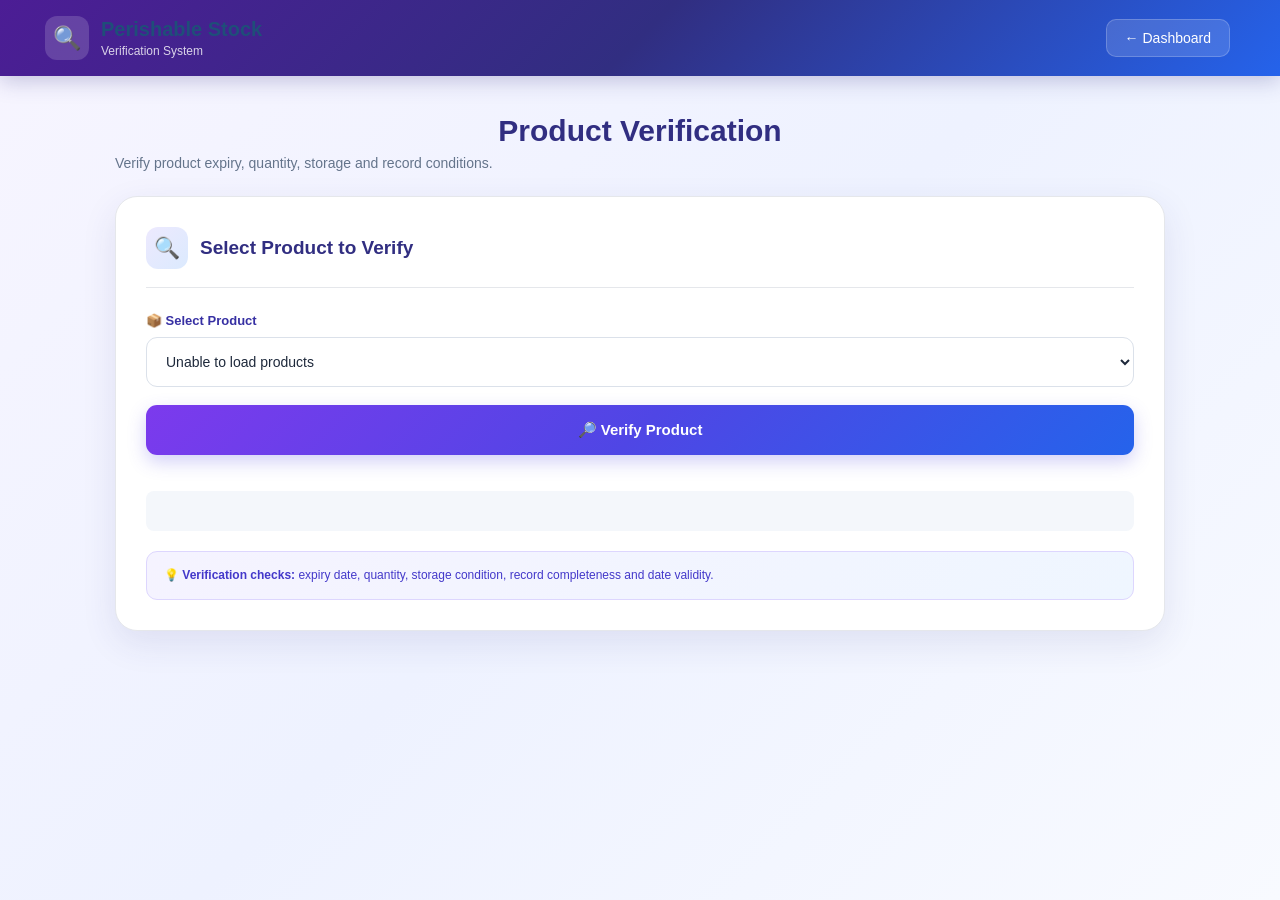
<file: frontend/verification.html>
<!DOCTYPE html>
<html lang="en">

<head>

    <meta charset="UTF-8">

    <meta name="viewport"
          content="width=device-width, initial-scale=1.0">

    <title>Product Verification | Perishable Stock</title>

    <link rel="stylesheet"
          href="css/style.css">

    <style>

        * {
            box-sizing: border-box;
        }

        body {
            margin: 0;
            font-family: "Segoe UI", Arial, sans-serif;
            background: linear-gradient(
                135deg,
                #f7f5ff,
                #eef2ff,
                #f8faff
            );
            min-height: 100vh;
            color: #1e1b4b;
        }


        /* TOP BAR */

        .topbar {
            height: 76px;
            background: linear-gradient(
                135deg,
                #4c1d95,
                #312e81,
                #2563eb
            );
            color: white;
            display: flex;
            align-items: center;
            justify-content: space-between;
            padding: 0 45px;
            box-shadow: 0 5px 20px rgba(49, 46, 129, 0.25);
        }

        .brand {
            display: flex;
            align-items: center;
            gap: 12px;
        }

        .brand-icon {
            width: 44px;
            height: 44px;
            border-radius: 12px;
            background: rgba(255,255,255,0.16);
            display: flex;
            align-items: center;
            justify-content: center;
            font-size: 23px;
        }

        .brand-text h2 {
            margin: 0;
            font-size: 20px;
        }

        .brand-text p {
            margin: 3px 0 0;
            font-size: 12px;
            opacity: 0.8;
        }

        .back-btn {
            color: white;
            text-decoration: none;
            padding: 10px 18px;
            border-radius: 10px;
            background: rgba(255,255,255,0.14);
            border: 1px solid rgba(255,255,255,0.2);
            cursor: pointer;
            transition: 0.25s;
        }

        .back-btn:hover {
            background: rgba(255,255,255,0.25);
        }


        /* MAIN */

        .page-wrapper {
            width: 92%;
            max-width: 1050px;
            margin: 38px auto 60px;
        }


        .page-heading {
            margin-bottom: 25px;
        }

        .page-heading h1 {
            margin: 0;
            font-size: 30px;
            color: #312e81;
        }

        .page-heading p {
            margin: 7px 0 0;
            color: #64748b;
            font-size: 14px;
        }


        /* VERIFICATION CARD */

        .verification-card {
            background: white;
            border-radius: 22px;
            padding: 30px;
            border: 1px solid #e5e7eb;
            box-shadow:
                0 12px 35px rgba(49, 46, 129, 0.10);
        }


        /* SECTION TITLE */

        .section-title {
            display: flex;
            align-items: center;
            gap: 12px;
            padding-bottom: 18px;
            border-bottom: 1px solid #e5e7eb;
            margin-bottom: 25px;
        }

        .section-icon {
            width: 42px;
            height: 42px;
            border-radius: 12px;
            background: linear-gradient(
                135deg,
                #ede9fe,
                #dbeafe
            );
            display: flex;
            align-items: center;
            justify-content: center;
            font-size: 21px;
        }

        .section-title h2 {
            margin: 0;
            font-size: 19px;
            color: #312e81;
        }


        /* SELECT */

        .select-label {
            display: block;
            margin-bottom: 9px;
            font-size: 13px;
            font-weight: 600;
            color: #3730a3;
        }

        .select-wrapper {
            position: relative;
        }

        #productSelect {
            width: 100%;
            height: 50px;
            border: 1px solid #dbe1ea;
            border-radius: 11px;
            padding: 0 15px;
            font-size: 14px;
            color: #1e293b;
            background: white;
            outline: none;
            cursor: pointer;
            transition: 0.25s;
        }

        #productSelect:focus {
            border-color: #6366f1;
            box-shadow:
                0 0 0 3px rgba(99,102,241,0.12);
        }


        /* VERIFY BUTTON */

        .verify-btn {
            width: 100%;
            margin-top: 18px;
            height: 50px;
            border: none;
            border-radius: 11px;
            color: white;
            font-size: 15px;
            font-weight: 600;
            cursor: pointer;
            background: linear-gradient(
                135deg,
                #7c3aed,
                #4f46e5,
                #2563eb
            );
            box-shadow:
                0 7px 18px rgba(79,70,229,0.25);
            transition: 0.25s;
        }

        .verify-btn:hover {
            transform: translateY(-2px);
            box-shadow:
                0 10px 24px rgba(79,70,229,0.32);
        }


        /* RESULT */

        #result {
            margin-top: 28px;
        }

        .result-card {
            border: 1px solid #e5e7eb;
            border-radius: 17px;
            overflow: hidden;
            background: white;
        }

        .result-header {
            padding: 18px 22px;
            background: linear-gradient(
                135deg,
                #f5f3ff,
                #eff6ff
            );
            border-bottom: 1px solid #ddd6fe;
            display: flex;
            align-items: center;
            gap: 10px;
        }

        .result-header h2 {
            margin: 0;
            color: #312e81;
            font-size: 18px;
        }


        /* RESULT GRID */

        .result-grid {
            display: grid;
            grid-template-columns: repeat(2, 1fr);
            gap: 14px;
            padding: 22px;
        }

        .result-item {
            padding: 15px;
            border-radius: 12px;
            background: #f8fafc;
            border: 1px solid #eef0f5;
        }

        .result-label {
            display: block;
            font-size: 11px;
            color: #64748b;
            margin-bottom: 6px;
            text-transform: uppercase;
            letter-spacing: 0.4px;
        }

        .result-value {
            font-size: 14px;
            font-weight: 700;
            color: #334155;
        }


        /* OVERALL */

        .overall-box {
            margin: 0 22px 22px;
            padding: 18px;
            border-radius: 13px;
            background: linear-gradient(
                135deg,
                #ede9fe,
                #dbeafe
            );
            border: 1px solid #c4b5fd;
        }

        .overall-title {
            font-size: 11px;
            color: #4338ca;
            text-transform: uppercase;
            font-weight: 700;
            margin-bottom: 7px;
        }

        .overall-status {
            font-size: 20px;
            font-weight: 800;
            color: #312e81;
        }


        /* PRIORITY */

        .priority-box {
            margin: 0 22px 22px;
            padding: 16px;
            border-radius: 12px;
            background: #fff7ed;
            border: 1px solid #fed7aa;
        }

        .priority-title {
            font-size: 11px;
            color: #c2410c;
            font-weight: 700;
            text-transform: uppercase;
            margin-bottom: 5px;
        }

        .priority-value {
            font-size: 16px;
            font-weight: 700;
            color: #9a3412;
        }


        /* ACTION */

        .action-box {
            margin: 0 22px 22px;
            padding: 17px;
            border-radius: 12px;
            background: #f0fdf4;
            border: 1px solid #bbf7d0;
        }

        .action-title {
            font-size: 11px;
            color: #15803d;
            font-weight: 700;
            text-transform: uppercase;
            margin-bottom: 5px;
        }

        .action-value {
            font-size: 16px;
            font-weight: 700;
            color: #166534;
        }


        /* ERROR */

        .error-message {
            padding: 18px;
            border-radius: 12px;
            background: #fef2f2;
            border: 1px solid #fecaca;
            color: #b91c1c;
            font-weight: 600;
        }


        /* INFO */

        .info-box {
            margin-top: 20px;
            padding: 14px 17px;
            border-radius: 11px;
            background: linear-gradient(
                135deg,
                #f5f3ff,
                #eff6ff
            );
            border: 1px solid #ddd6fe;
            color: #4338ca;
            font-size: 12px;
            line-height: 1.6;
        }


        /* RESPONSIVE */

        @media (max-width: 700px) {

            .topbar {
                padding: 0 18px;
            }

            .brand-text h2 {
                font-size: 16px;
            }

            .page-wrapper {
                width: 94%;
            }

            .verification-card {
                padding: 20px;
            }

            .result-grid {
                grid-template-columns: 1fr;
            }

        }

    </style>

</head>


<body>


<!-- TOP BAR -->

<header class="topbar">

    <div class="brand">

        <div class="brand-icon">
            🔍
        </div>

        <div class="brand-text">

            <h2>Perishable Stock</h2>

            <p>Verification System</p>

        </div>

    </div>


    <button class="back-btn"
            onclick="goDashboard()">

        ← Dashboard

    </button>

</header>



<!-- MAIN -->

<main class="page-wrapper">


    <div class="page-heading">

        <h1>
            Product Verification
        </h1>

        <p>
            Verify product expiry, quantity, storage and record conditions.
        </p>

    </div>



    <div class="verification-card">


        <!-- SECTION -->

        <div class="section-title">

            <div class="section-icon">
                🔍
            </div>

            <h2>
                Select Product to Verify
            </h2>

        </div>



        <label class="select-label"
               for="productSelect">

            📦 Select Product

        </label>


        <div class="select-wrapper">

            <select id="productSelect">

                <option value="">
                    Loading products...
                </option>

            </select>

        </div>



        <button class="verify-btn"
                onclick="verifyProduct()">

            🔎 Verify Product

        </button>



        <!-- RESULT -->

        <div id="result"></div>



        <div class="info-box">

            💡 <strong>Verification checks:</strong>
            expiry date, quantity, storage condition,
            record completeness and date validity.

        </div>


    </div>


</main>



<script>


let products = [];



// LOAD PRODUCTS

fetch("../backend/get_products.php")

.then(response => response.json())

.then(data => {

    products = data;

    const select =
        document.getElementById(
            "productSelect"
        );


    select.innerHTML =
        '<option value="">Select Product</option>';


    products.forEach(product => {

        const option =
            document.createElement("option");


        option.value =
            product.product_id;


        option.textContent =
            product.product_name +
            " - Quantity: " +
            product.quantity;


        select.appendChild(option);

    });

})


.catch(error => {

    console.error(error);

    document.getElementById(
        "productSelect"
    ).innerHTML =
        '<option value="">Unable to load products</option>';

});



// VERIFY PRODUCT

function verifyProduct() {


    const productId =
        document.getElementById(
            "productSelect"
        ).value;


    if (!productId) {

        alert(
            "Please select a product."
        );

        return;

    }


    const data =
        new URLSearchParams();


    data.append(
        "product_id",
        productId
    );



    fetch(
        "../backend/verify_product.php",
        {

            method: "POST",

            headers: {

                "Content-Type":
                    "application/x-www-form-urlencoded"

            },

            body: data

        }

    )


    .then(response =>
        response.json()
    )


    .then(result => {


        if (!result.success) {

            document.getElementById(
                "result"
            ).innerHTML = `

                <div class="error-message">

                    ❌ ${result.message}

                </div>

            `;

            return;

        }



        document.getElementById(
            "result"
        ).innerHTML = `

            <div class="result-card">


                <div class="result-header">

                    <span>📊</span>

                    <h2>
                        Verification Result
                    </h2>

                </div>



                <div class="result-grid">


                    <div class="result-item">

                        <span class="result-label">
                            Days Left
                        </span>

                        <span class="result-value">
                            ${result.days_left}
                        </span>

                    </div>


                    <div class="result-item">

                        <span class="result-label">
                            Expiry Status
                        </span>

                        <span class="result-value">
                            ${result.expiry_status}
                        </span>

                    </div>


                    <div class="result-item">

                        <span class="result-label">
                            Quantity Status
                        </span>

                        <span class="result-value">
                            ${result.quantity_status}
                        </span>

                    </div>


                    <div class="result-item">

                        <span class="result-label">
                            Storage Status
                        </span>

                        <span class="result-value">
                            ${result.storage_status}
                        </span>

                    </div>


                    <div class="result-item">

                        <span class="result-label">
                            Record Status
                        </span>

                        <span class="result-value">
                            ${result.record_status}
                        </span>

                    </div>


                    <div class="result-item">

                        <span class="result-label">
                            Date Status
                        </span>

                        <span class="result-value">
                            ${result.date_status}
                        </span>

                    </div>


                </div>



                <div class="overall-box">

                    <div class="overall-title">
                        Overall Status
                    </div>

                    <div class="overall-status">
                        ${result.overall_status}
                    </div>

                </div>



                <div class="priority-box">

                    <div class="priority-title">
                        Priority
                    </div>

                    <div class="priority-value">
                        🚦 ${result.priority}
                    </div>

                </div>



                <div class="action-box">

                    <div class="action-title">
                        Recommended Action
                    </div>

                    <div class="action-value">
                        💡 ${result.action}
                    </div>

                </div>


            </div>

        `;

    })


    .catch(error => {

        console.error(error);

        document.getElementById(
            "result"
        ).innerHTML = `

            <div class="error-message">

                ❌ Server connection error.

            </div>

        `;

    });

}



// DASHBOARD

function goDashboard() {

    window.location.href =
        "dashboard.html";

}

</script>


</body>

</html>
</file>
<file: frontend/css/style.css>
* {
    box-sizing: border-box;
}

body {
    margin: 0;
    padding: 0;
    font-family: Arial, sans-serif;
    background: #f4f7fb;
    color: #222;
}

.container {
    width: 92%;
    max-width: 1200px;
    margin: 40px auto;
    background: white;
    padding: 30px;
    border-radius: 12px;
    box-shadow: 0 4px 15px rgba(0, 0, 0, 0.08);
}

h1 {
    text-align: center;
    margin-bottom: 25px;
    color: #1f4e79;
}

h2 {
    color: #1f4e79;
}

label {
    display: block;
    margin-top: 15px;
    margin-bottom: 6px;
    font-weight: bold;
}

input,
select {
    width: 100%;
    padding: 11px;
    border: 1px solid #ccc;
    border-radius: 6px;
    font-size: 15px;
}

button {
    background: #1f4e79;
    color: white;
    border: none;
    padding: 11px 18px;
    margin: 8px 5px 8px 0;
    border-radius: 6px;
    cursor: pointer;
    font-size: 14px;
}

button:hover {
    background: #163a5c;
}

.dashboard-menu {
    display: grid;
    grid-template-columns: repeat(2, 1fr);
    gap: 15px;
    margin-top: 30px;
}

.dashboard-menu button {
    width: 100%;
    padding: 18px;
    font-size: 16px;
}

table {
    border-collapse: collapse;
    margin-top: 20px;
    background: white;
}

th {
    background: #1f4e79;
    color: white;
    padding: 12px;
}

td {
    padding: 10px;
    border: 1px solid #ddd;
    text-align: center;
}

tr:nth-child(even) {
    background: #f7f9fc;
}

tr:hover {
    background: #eef4fa;
}

.login-container {
    width: 400px;
    max-width: 90%;
    margin: 100px auto;
    background: white;
    padding: 35px;
    border-radius: 12px;
    box-shadow: 0 4px 20px rgba(0, 0, 0, 0.1);
}

.login-container h1 {
    font-size: 25px;
}

#message {
    text-align: center;
    font-weight: bold;
    margin-top: 15px;
}

#welcome {
    text-align: center;
    font-size: 18px;
    color: #555;
}

#result {
    margin-top: 25px;
    padding: 20px;
    background: #f4f7fb;
    border-radius: 8px;
    line-height: 1.8;
}

@media (max-width: 768px) {

    .container {
        width: 96%;
        padding: 20px;
    }

    .dashboard-menu {
        grid-template-columns: 1fr;
    }

    table {
        font-size: 12px;
    }

}
</file>
